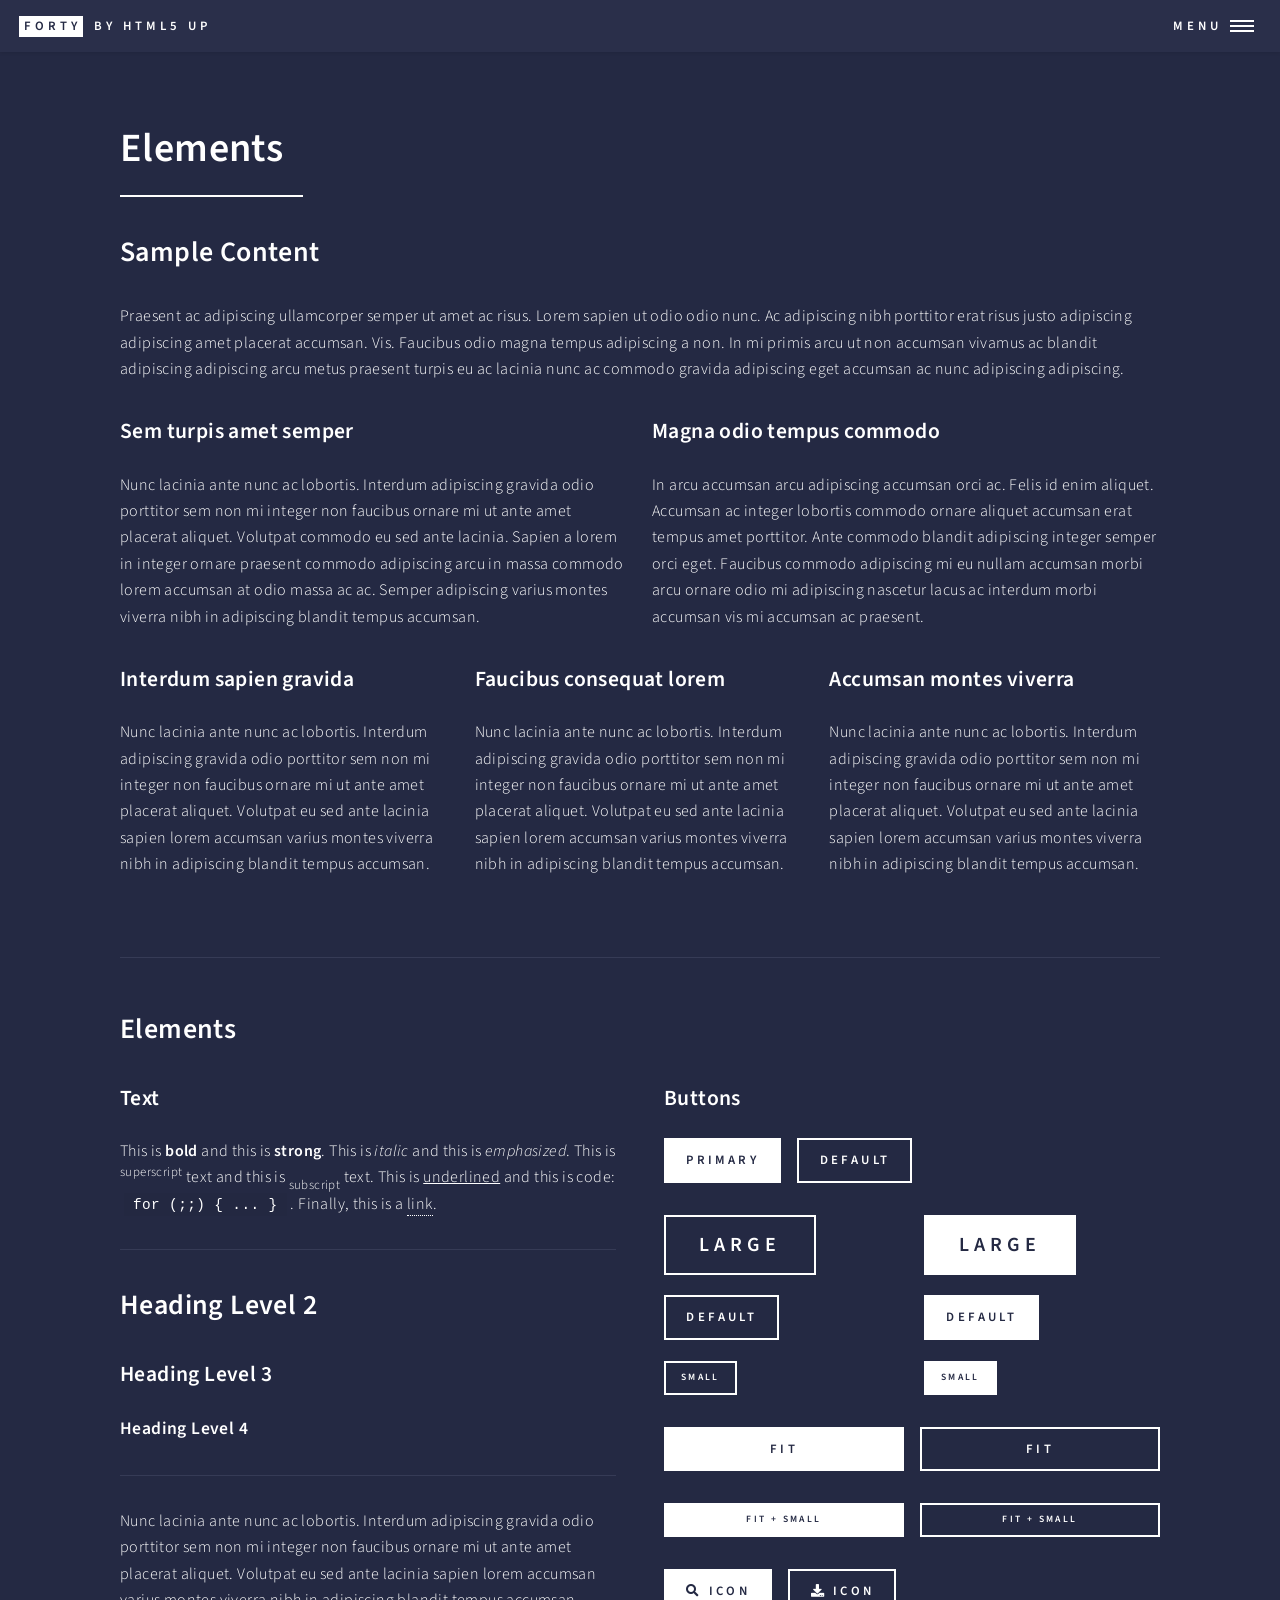
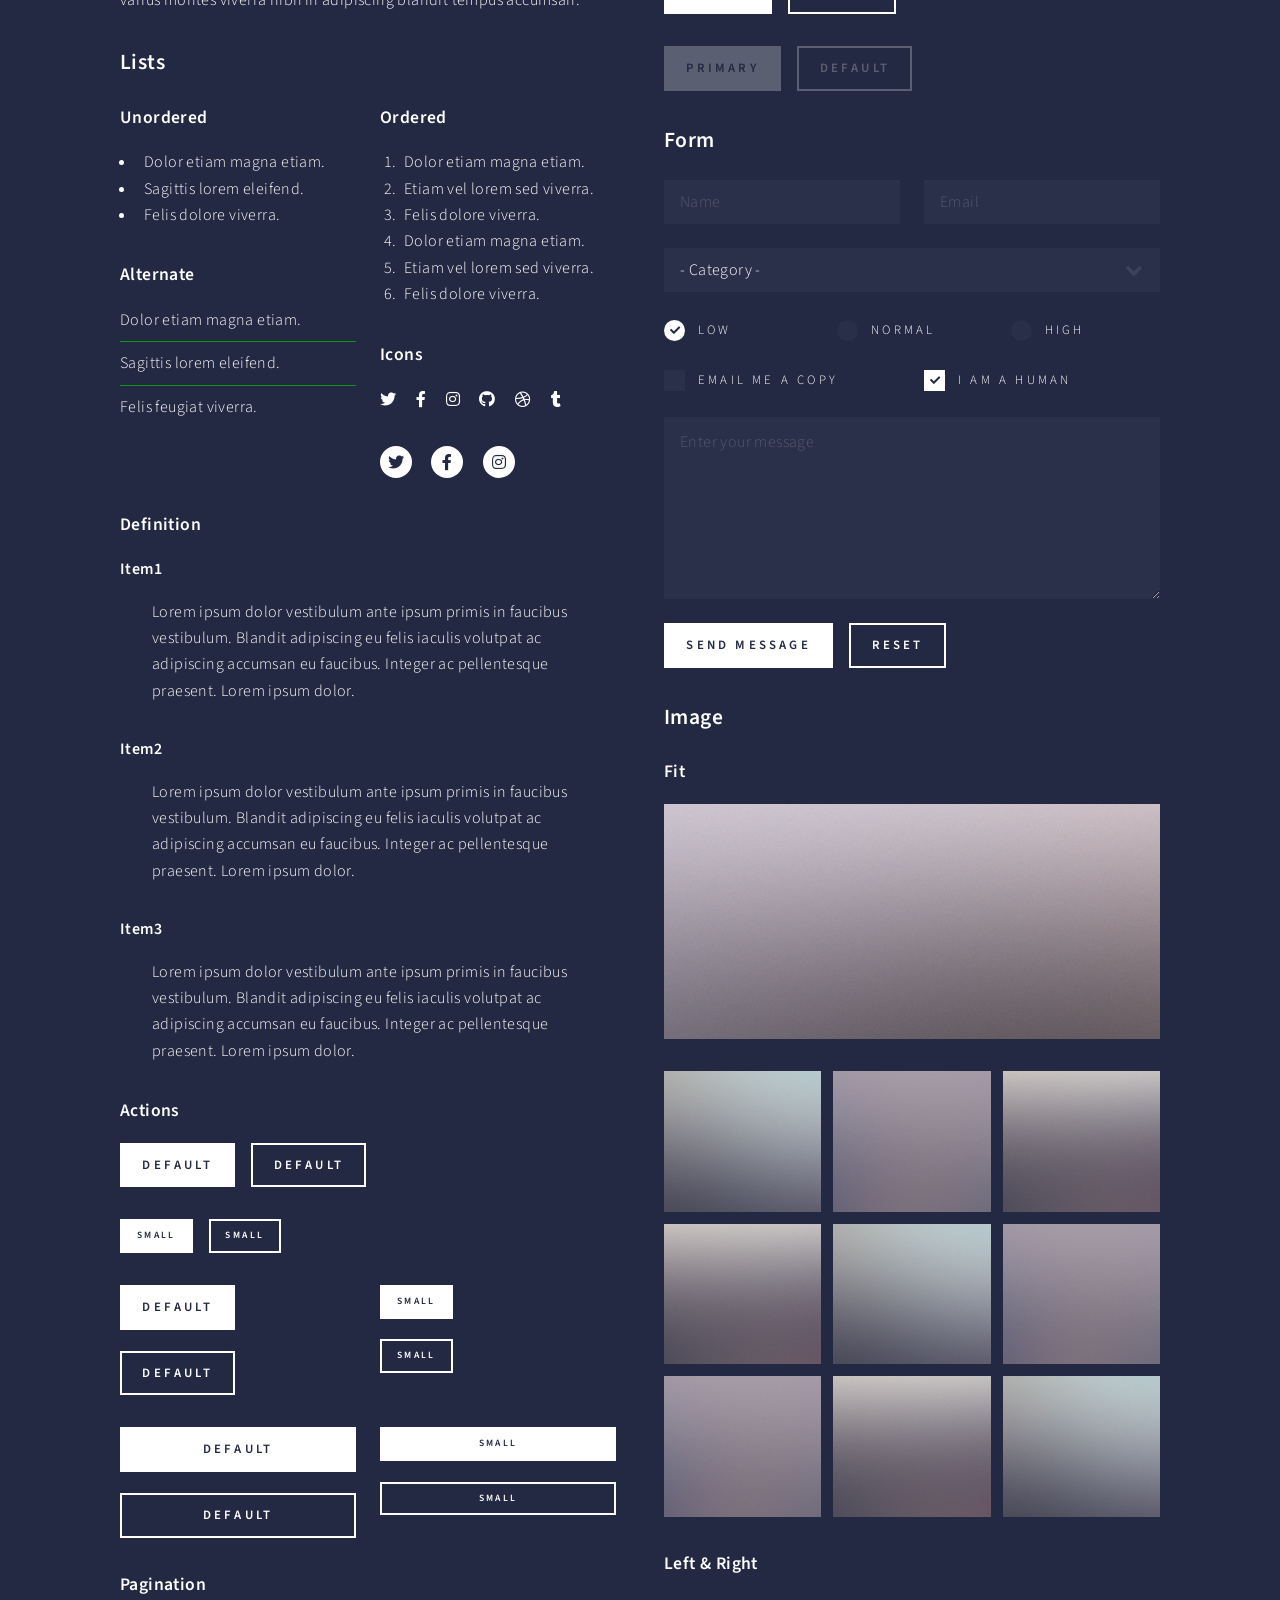
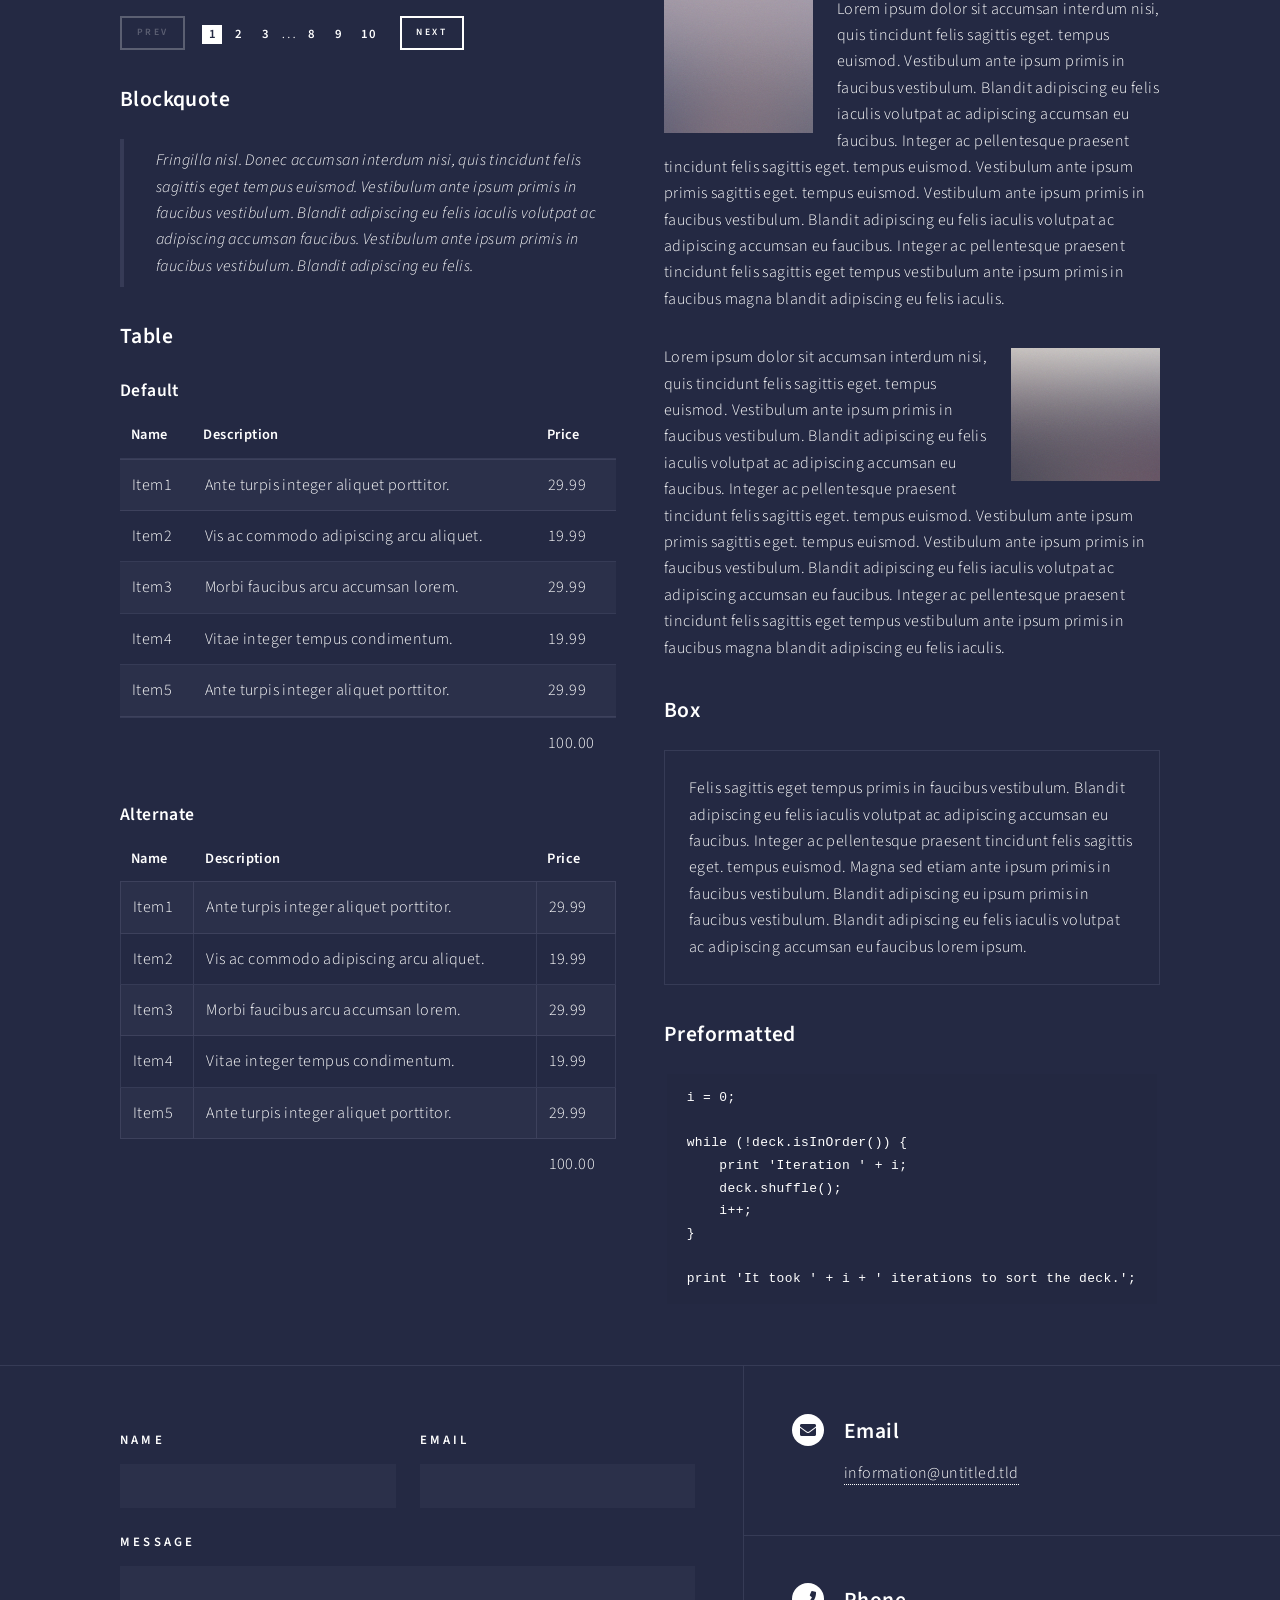
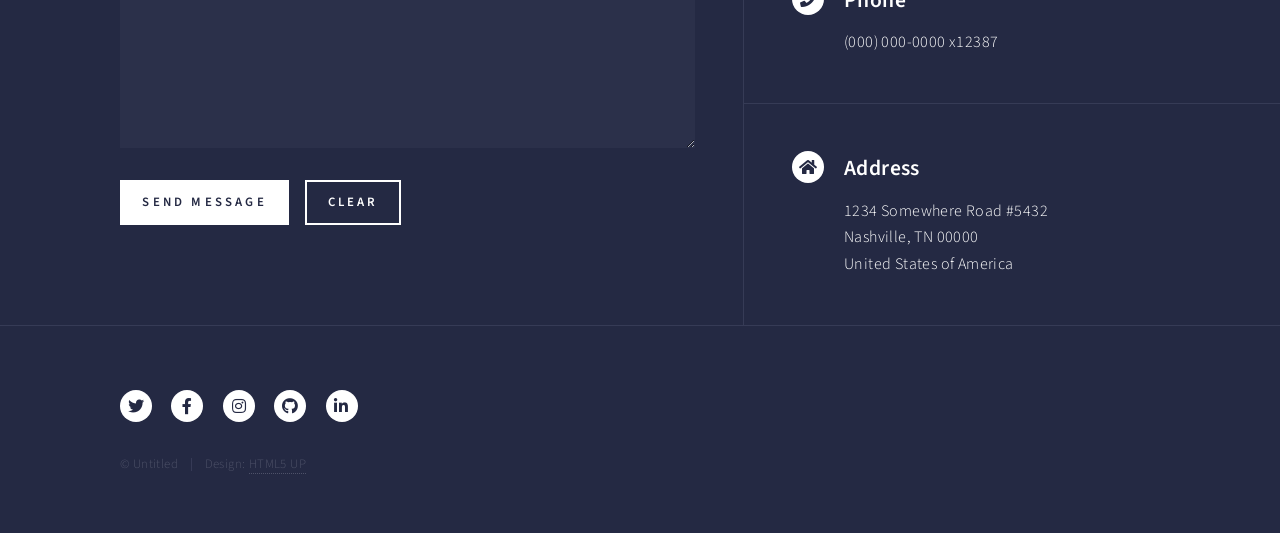
<file: elements.html>
<!DOCTYPE HTML>
<!--
	Forty by HTML5 UP
	html5up.net | @ajlkn
	Free for personal and commercial use under the CCA 3.0 license (html5up.net/license)
-->
<html>
	<head>
		<title>Elements - Forty by HTML5 UP</title>
		<meta charset="utf-8" />
		<meta name="viewport" content="width=device-width, initial-scale=1, user-scalable=no" />
		<link rel="stylesheet" href="assets/css/main.css" />
		<noscript><link rel="stylesheet" href="assets/css/noscript.css" /></noscript>
	</head>
	<body class="is-preload">

		<!-- Wrapper -->
			<div id="wrapper">

				<!-- Header -->
					<header id="header">
						<a href="index.html" class="logo"><strong>Forty</strong> <span>by HTML5 UP</span></a>
						<nav>
							<a href="#menu">Menu</a>
						</nav>
					</header>

				<!-- Menu -->
					<nav id="menu">
						<ul class="links">
							<li><a href="index.html">Home</a></li>
							<li><a href="landing.html">Landing</a></li>
							<li><a href="generic.html">Generic</a></li>
							<li><a href="elements.html">Elements</a></li>
						</ul>
						<ul class="actions stacked">
							<li><a href="#" class="button primary fit">Get Started</a></li>
							<li><a href="#" class="button fit">Log In</a></li>
						</ul>
					</nav>

				<!-- Main -->
					<div id="main" class="alt">

						<!-- One -->
							<section id="one">
								<div class="inner">
									<header class="major">
										<h1>Elements</h1>
									</header>

									<!-- Content -->
										<h2 id="content">Sample Content</h2>
										<p>Praesent ac adipiscing ullamcorper semper ut amet ac risus. Lorem sapien ut odio odio nunc. Ac adipiscing nibh porttitor erat risus justo adipiscing adipiscing amet placerat accumsan. Vis. Faucibus odio magna tempus adipiscing a non. In mi primis arcu ut non accumsan vivamus ac blandit adipiscing adipiscing arcu metus praesent turpis eu ac lacinia nunc ac commodo gravida adipiscing eget accumsan ac nunc adipiscing adipiscing.</p>
										<div class="row">
											<div class="col-6 col-12-small">
												<h3>Sem turpis amet semper</h3>
												<p>Nunc lacinia ante nunc ac lobortis. Interdum adipiscing gravida odio porttitor sem non mi integer non faucibus ornare mi ut ante amet placerat aliquet. Volutpat commodo eu sed ante lacinia. Sapien a lorem in integer ornare praesent commodo adipiscing arcu in massa commodo lorem accumsan at odio massa ac ac. Semper adipiscing varius montes viverra nibh in adipiscing blandit tempus accumsan.</p>
											</div>
											<div class="col-6 col-12-small">
												<h3>Magna odio tempus commodo</h3>
												<p>In arcu accumsan arcu adipiscing accumsan orci ac. Felis id enim aliquet. Accumsan ac integer lobortis commodo ornare aliquet accumsan erat tempus amet porttitor. Ante commodo blandit adipiscing integer semper orci eget. Faucibus commodo adipiscing mi eu nullam accumsan morbi arcu ornare odio mi adipiscing nascetur lacus ac interdum morbi accumsan vis mi accumsan ac praesent.</p>
											</div>
											<!-- Break -->
											<div class="col-4 col-12-medium">
												<h3>Interdum sapien gravida</h3>
												<p>Nunc lacinia ante nunc ac lobortis. Interdum adipiscing gravida odio porttitor sem non mi integer non faucibus ornare mi ut ante amet placerat aliquet. Volutpat eu sed ante lacinia sapien lorem accumsan varius montes viverra nibh in adipiscing blandit tempus accumsan.</p>
											</div>
											<div class="col-4 col-12-medium">
												<h3>Faucibus consequat lorem</h3>
												<p>Nunc lacinia ante nunc ac lobortis. Interdum adipiscing gravida odio porttitor sem non mi integer non faucibus ornare mi ut ante amet placerat aliquet. Volutpat eu sed ante lacinia sapien lorem accumsan varius montes viverra nibh in adipiscing blandit tempus accumsan.</p>
											</div>
											<div class="col-4 col-12-medium">
												<h3>Accumsan montes viverra</h3>
												<p>Nunc lacinia ante nunc ac lobortis. Interdum adipiscing gravida odio porttitor sem non mi integer non faucibus ornare mi ut ante amet placerat aliquet. Volutpat eu sed ante lacinia sapien lorem accumsan varius montes viverra nibh in adipiscing blandit tempus accumsan.</p>
											</div>
										</div>

									<hr class="major" />

									<!-- Elements -->
										<h2 id="elements">Elements</h2>
										<div class="row gtr-200">
											<div class="col-6 col-12-medium">

												<!-- Text stuff -->
													<h3>Text</h3>
													<p>This is <b>bold</b> and this is <strong>strong</strong>. This is <i>italic</i> and this is <em>emphasized</em>.
													This is <sup>superscript</sup> text and this is <sub>subscript</sub> text.
													This is <u>underlined</u> and this is code: <code>for (;;) { ... }</code>.
													Finally, this is a <a href="#">link</a>.</p>
													<hr />
													<h2>Heading Level 2</h2>
													<h3>Heading Level 3</h3>
													<h4>Heading Level 4</h4>
													<hr />
													<p>Nunc lacinia ante nunc ac lobortis. Interdum adipiscing gravida odio porttitor sem non mi integer non faucibus ornare mi ut ante amet placerat aliquet. Volutpat eu sed ante lacinia sapien lorem accumsan varius montes viverra nibh in adipiscing blandit tempus accumsan.</p>

												<!-- Lists -->
													<h3>Lists</h3>
													<div class="row">
														<div class="col-6 col-12-small">

															<h4>Unordered</h4>
															<ul>
																<li>Dolor etiam magna etiam.</li>
																<li>Sagittis lorem eleifend.</li>
																<li>Felis dolore viverra.</li>
															</ul>

															<h4>Alternate</h4>
															<ul class="alt">
																<li>Dolor etiam magna etiam.</li>
																<li>Sagittis lorem eleifend.</li>
																<li>Felis feugiat viverra.</li>
															</ul>

														</div>
														<div class="col-6 col-12-small">

															<h4>Ordered</h4>
															<ol>
																<li>Dolor etiam magna etiam.</li>
																<li>Etiam vel lorem sed viverra.</li>
																<li>Felis dolore viverra.</li>
																<li>Dolor etiam magna etiam.</li>
																<li>Etiam vel lorem sed viverra.</li>
																<li>Felis dolore viverra.</li>
															</ol>

															<h4>Icons</h4>
															<ul class="icons">
																<li><a href="#" class="icon brands fa-twitter"><span class="label">Twitter</span></a></li>
																<li><a href="#" class="icon brands fa-facebook-f"><span class="label">Facebook</span></a></li>
																<li><a href="#" class="icon brands fa-instagram"><span class="label">Instagram</span></a></li>
																<li><a href="#" class="icon brands fa-github"><span class="label">Github</span></a></li>
																<li><a href="#" class="icon brands fa-dribbble"><span class="label">Dribbble</span></a></li>
																<li><a href="#" class="icon brands fa-tumblr"><span class="label">Tumblr</span></a></li>
															</ul>
															<ul class="icons">
																<li><a href="#" class="icon brands alt fa-twitter"><span class="label">Twitter</span></a></li>
																<li><a href="#" class="icon brands alt fa-facebook-f"><span class="label">Facebook</span></a></li>
																<li><a href="#" class="icon brands alt fa-instagram"><span class="label">Instagram</span></a></li>
															</ul>

														</div>
													</div>
													<h4>Definition</h4>
													<dl>
														<dt>Item1</dt>
														<dd>
															<p>Lorem ipsum dolor vestibulum ante ipsum primis in faucibus vestibulum. Blandit adipiscing eu felis iaculis volutpat ac adipiscing accumsan eu faucibus. Integer ac pellentesque praesent. Lorem ipsum dolor.</p>
														</dd>
														<dt>Item2</dt>
														<dd>
															<p>Lorem ipsum dolor vestibulum ante ipsum primis in faucibus vestibulum. Blandit adipiscing eu felis iaculis volutpat ac adipiscing accumsan eu faucibus. Integer ac pellentesque praesent. Lorem ipsum dolor.</p>
														</dd>
														<dt>Item3</dt>
														<dd>
															<p>Lorem ipsum dolor vestibulum ante ipsum primis in faucibus vestibulum. Blandit adipiscing eu felis iaculis volutpat ac adipiscing accumsan eu faucibus. Integer ac pellentesque praesent. Lorem ipsum dolor.</p>
														</dd>
													</dl>

													<h4>Actions</h4>
													<ul class="actions">
														<li><a href="#" class="button primary">Default</a></li>
														<li><a href="#" class="button">Default</a></li>
													</ul>
													<ul class="actions small">
														<li><a href="#" class="button primary small">Small</a></li>
														<li><a href="#" class="button small">Small</a></li>
													</ul>
													<div class="row">
														<div class="col-6 col-12-small">
															<ul class="actions stacked">
																<li><a href="#" class="button primary">Default</a></li>
																<li><a href="#" class="button">Default</a></li>
															</ul>
														</div>
														<div class="col-6 col-12-small">
															<ul class="actions stacked">
																<li><a href="#" class="button primary small">Small</a></li>
																<li><a href="#" class="button small">Small</a></li>
															</ul>
														</div>
														<div class="col-6 col-12-small">
															<ul class="actions stacked">
																<li><a href="#" class="button primary fit">Default</a></li>
																<li><a href="#" class="button fit">Default</a></li>
															</ul>
														</div>
														<div class="col-6 col-12-small">
															<ul class="actions stacked">
																<li><a href="#" class="button primary small fit">Small</a></li>
																<li><a href="#" class="button small fit">Small</a></li>
															</ul>
														</div>
													</div>

													<h4>Pagination</h4>
													<ul class="pagination">
														<li><span class="button small disabled">Prev</span></li>
														<li><a href="#" class="page active">1</a></li>
														<li><a href="#" class="page">2</a></li>
														<li><a href="#" class="page">3</a></li>
														<li><span>&hellip;</span></li>
														<li><a href="#" class="page">8</a></li>
														<li><a href="#" class="page">9</a></li>
														<li><a href="#" class="page">10</a></li>
														<li><a href="#" class="button small">Next</a></li>
													</ul>

												<!-- Blockquote -->
													<h3>Blockquote</h3>
													<blockquote>Fringilla nisl. Donec accumsan interdum nisi, quis tincidunt felis sagittis eget tempus euismod. Vestibulum ante ipsum primis in faucibus vestibulum. Blandit adipiscing eu felis iaculis volutpat ac adipiscing accumsan faucibus. Vestibulum ante ipsum primis in faucibus vestibulum. Blandit adipiscing eu felis.</blockquote>

												<!-- Table -->
													<h3>Table</h3>

													<h4>Default</h4>
													<div class="table-wrapper">
														<table>
															<thead>
																<tr>
																	<th>Name</th>
																	<th>Description</th>
																	<th>Price</th>
																</tr>
															</thead>
															<tbody>
																<tr>
																	<td>Item1</td>
																	<td>Ante turpis integer aliquet porttitor.</td>
																	<td>29.99</td>
																</tr>
																<tr>
																	<td>Item2</td>
																	<td>Vis ac commodo adipiscing arcu aliquet.</td>
																	<td>19.99</td>
																</tr>
																<tr>
																	<td>Item3</td>
																	<td> Morbi faucibus arcu accumsan lorem.</td>
																	<td>29.99</td>
																</tr>
																<tr>
																	<td>Item4</td>
																	<td>Vitae integer tempus condimentum.</td>
																	<td>19.99</td>
																</tr>
																<tr>
																	<td>Item5</td>
																	<td>Ante turpis integer aliquet porttitor.</td>
																	<td>29.99</td>
																</tr>
															</tbody>
															<tfoot>
																<tr>
																	<td colspan="2"></td>
																	<td>100.00</td>
																</tr>
															</tfoot>
														</table>
													</div>

													<h4>Alternate</h4>
													<div class="table-wrapper">
														<table class="alt">
															<thead>
																<tr>
																	<th>Name</th>
																	<th>Description</th>
																	<th>Price</th>
																</tr>
															</thead>
															<tbody>
																<tr>
																	<td>Item1</td>
																	<td>Ante turpis integer aliquet porttitor.</td>
																	<td>29.99</td>
																</tr>
																<tr>
																	<td>Item2</td>
																	<td>Vis ac commodo adipiscing arcu aliquet.</td>
																	<td>19.99</td>
																</tr>
																<tr>
																	<td>Item3</td>
																	<td> Morbi faucibus arcu accumsan lorem.</td>
																	<td>29.99</td>
																</tr>
																<tr>
																	<td>Item4</td>
																	<td>Vitae integer tempus condimentum.</td>
																	<td>19.99</td>
																</tr>
																<tr>
																	<td>Item5</td>
																	<td>Ante turpis integer aliquet porttitor.</td>
																	<td>29.99</td>
																</tr>
															</tbody>
															<tfoot>
																<tr>
																	<td colspan="2"></td>
																	<td>100.00</td>
																</tr>
															</tfoot>
														</table>
													</div>

											</div>
											<div class="col-6 col-12-medium">

												<!-- Buttons -->
													<h3>Buttons</h3>
													<ul class="actions">
														<li><a href="#" class="button primary">Primary</a></li>
														<li><a href="#" class="button">Default</a></li>
													</ul>
													<div class="row">
														<div class="col-6 col-12-xsmall">
															<ul class="actions stacked">
																<li><a href="#" class="button large">Large</a></li>
																<li><a href="#" class="button">Default</a></li>
																<li><a href="#" class="button small">Small</a></li>
															</ul>
														</div>
														<div class="col-6 col-12-xsmall">
															<ul class="actions stacked">
																<li><a href="#" class="button primary large">Large</a></li>
																<li><a href="#" class="button primary">Default</a></li>
																<li><a href="#" class="button primary small">Small</a></li>
															</ul>
														</div>
													</div>
													<ul class="actions fit">
														<li><a href="#" class="button primary fit">Fit</a></li>
														<li><a href="#" class="button fit">Fit</a></li>
													</ul>
													<ul class="actions fit small">
														<li><a href="#" class="button primary fit small">Fit + Small</a></li>
														<li><a href="#" class="button fit small">Fit + Small</a></li>
													</ul>
													<ul class="actions">
														<li><a href="#" class="button primary icon solid fa-search">Icon</a></li>
														<li><a href="#" class="button icon solid fa-download">Icon</a></li>
													</ul>
													<ul class="actions">
														<li><span class="button primary disabled">Primary</span></li>
														<li><span class="button disabled">Default</span></li>
													</ul>

												<!-- Form -->
													<h3>Form</h3>

													<form method="post" action="#">
														<div class="row gtr-uniform">
															<div class="col-6 col-12-xsmall">
																<input type="text" name="demo-name" id="demo-name" value="" placeholder="Name" />
															</div>
															<div class="col-6 col-12-xsmall">
																<input type="email" name="demo-email" id="demo-email" value="" placeholder="Email" />
															</div>
															<!-- Break -->
															<div class="col-12">
																<select name="demo-category" id="demo-category">
																	<option value="">- Category -</option>
																	<option value="1">Manufacturing</option>
																	<option value="1">Shipping</option>
																	<option value="1">Administration</option>
																	<option value="1">Human Resources</option>
																</select>
															</div>
															<!-- Break -->
															<div class="col-4 col-12-small">
																<input type="radio" id="demo-priority-low" name="demo-priority" checked>
																<label for="demo-priority-low">Low</label>
															</div>
															<div class="col-4 col-12-small">
																<input type="radio" id="demo-priority-normal" name="demo-priority">
																<label for="demo-priority-normal">Normal</label>
															</div>
															<div class="col-4 col-12-small">
																<input type="radio" id="demo-priority-high" name="demo-priority">
																<label for="demo-priority-high">High</label>
															</div>
															<!-- Break -->
															<div class="col-6 col-12-small">
																<input type="checkbox" id="demo-copy" name="demo-copy">
																<label for="demo-copy">Email me a copy</label>
															</div>
															<div class="col-6 col-12-small">
																<input type="checkbox" id="demo-human" name="demo-human" checked>
																<label for="demo-human">I am a human</label>
															</div>
															<!-- Break -->
															<div class="col-12">
																<textarea name="demo-message" id="demo-message" placeholder="Enter your message" rows="6"></textarea>
															</div>
															<!-- Break -->
															<div class="col-12">
																<ul class="actions">
																	<li><input type="submit" value="Send Message" class="primary" /></li>
																	<li><input type="reset" value="Reset" /></li>
																</ul>
															</div>
														</div>
													</form>

												<!-- Image -->
													<h3>Image</h3>

													<h4>Fit</h4>
													<span class="image fit"><img src="images/pic03.jpg" alt="" /></span>
													<div class="box alt">
														<div class="row gtr-50 gtr-uniform">
															<div class="col-4"><span class="image fit"><img src="images/pic08.jpg" alt="" /></span></div>
															<div class="col-4"><span class="image fit"><img src="images/pic09.jpg" alt="" /></span></div>
															<div class="col-4"><span class="image fit"><img src="images/pic10.jpg" alt="" /></span></div>
															<!-- Break -->
															<div class="col-4"><span class="image fit"><img src="images/pic10.jpg" alt="" /></span></div>
															<div class="col-4"><span class="image fit"><img src="images/pic08.jpg" alt="" /></span></div>
															<div class="col-4"><span class="image fit"><img src="images/pic09.jpg" alt="" /></span></div>
															<!-- Break -->
															<div class="col-4"><span class="image fit"><img src="images/pic09.jpg" alt="" /></span></div>
															<div class="col-4"><span class="image fit"><img src="images/pic10.jpg" alt="" /></span></div>
															<div class="col-4"><span class="image fit"><img src="images/pic08.jpg" alt="" /></span></div>
														</div>
													</div>

													<h4>Left &amp; Right</h4>
													<p><span class="image left"><img src="images/pic09.jpg" alt="" /></span>Lorem ipsum dolor sit accumsan interdum nisi, quis tincidunt felis sagittis eget. tempus euismod. Vestibulum ante ipsum primis in faucibus vestibulum. Blandit adipiscing eu felis iaculis volutpat ac adipiscing accumsan eu faucibus. Integer ac pellentesque praesent tincidunt felis sagittis eget. tempus euismod. Vestibulum ante ipsum primis sagittis eget. tempus euismod. Vestibulum ante ipsum primis in faucibus vestibulum. Blandit adipiscing eu felis iaculis volutpat ac adipiscing accumsan eu faucibus. Integer ac pellentesque praesent tincidunt felis sagittis eget tempus vestibulum ante ipsum primis in faucibus magna blandit adipiscing eu felis iaculis.</p>
													<p><span class="image right"><img src="images/pic10.jpg" alt="" /></span>Lorem ipsum dolor sit accumsan interdum nisi, quis tincidunt felis sagittis eget. tempus euismod. Vestibulum ante ipsum primis in faucibus vestibulum. Blandit adipiscing eu felis iaculis volutpat ac adipiscing accumsan eu faucibus. Integer ac pellentesque praesent tincidunt felis sagittis eget. tempus euismod. Vestibulum ante ipsum primis sagittis eget. tempus euismod. Vestibulum ante ipsum primis in faucibus vestibulum. Blandit adipiscing eu felis iaculis volutpat ac adipiscing accumsan eu faucibus. Integer ac pellentesque praesent tincidunt felis sagittis eget tempus vestibulum ante ipsum primis in faucibus magna blandit adipiscing eu felis iaculis.</p>

												<!-- Box -->
													<h3>Box</h3>
													<div class="box">
														<p>Felis sagittis eget tempus primis in faucibus vestibulum. Blandit adipiscing eu felis iaculis volutpat ac adipiscing accumsan eu faucibus. Integer ac pellentesque praesent tincidunt felis sagittis eget. tempus euismod. Magna sed etiam ante ipsum primis in faucibus vestibulum. Blandit adipiscing eu ipsum primis in faucibus vestibulum. Blandit adipiscing eu felis iaculis volutpat ac adipiscing accumsan eu faucibus lorem ipsum.</p>
													</div>

												<!-- Preformatted Code -->
													<h3>Preformatted</h3>
													<pre><code>i = 0;

while (!deck.isInOrder()) {
    print 'Iteration ' + i;
    deck.shuffle();
    i++;
}

print 'It took ' + i + ' iterations to sort the deck.';
</code></pre>

											</div>
										</div>

								</div>
							</section>

					</div>

				<!-- Contact -->
					<section id="contact">
						<div class="inner">
							<section>
								<form method="post" action="#">
									<div class="fields">
										<div class="field half">
											<label for="name">Name</label>
											<input type="text" name="name" id="name" />
										</div>
										<div class="field half">
											<label for="email">Email</label>
											<input type="text" name="email" id="email" />
										</div>
										<div class="field">
											<label for="message">Message</label>
											<textarea name="message" id="message" rows="6"></textarea>
										</div>
									</div>
									<ul class="actions">
										<li><input type="submit" value="Send Message" class="primary" /></li>
										<li><input type="reset" value="Clear" /></li>
									</ul>
								</form>
							</section>
							<section class="split">
								<section>
									<div class="contact-method">
										<span class="icon solid alt fa-envelope"></span>
										<h3>Email</h3>
										<a href="#">information@untitled.tld</a>
									</div>
								</section>
								<section>
									<div class="contact-method">
										<span class="icon solid alt fa-phone"></span>
										<h3>Phone</h3>
										<span>(000) 000-0000 x12387</span>
									</div>
								</section>
								<section>
									<div class="contact-method">
										<span class="icon solid alt fa-home"></span>
										<h3>Address</h3>
										<span>1234 Somewhere Road #5432<br />
										Nashville, TN 00000<br />
										United States of America</span>
									</div>
								</section>
							</section>
						</div>
					</section>

				<!-- Footer -->
					<footer id="footer">
						<div class="inner">
							<ul class="icons">
								<li><a href="#" class="icon brands alt fa-twitter"><span class="label">Twitter</span></a></li>
								<li><a href="#" class="icon brands alt fa-facebook-f"><span class="label">Facebook</span></a></li>
								<li><a href="#" class="icon brands alt fa-instagram"><span class="label">Instagram</span></a></li>
								<li><a href="#" class="icon brands alt fa-github"><span class="label">GitHub</span></a></li>
								<li><a href="#" class="icon brands alt fa-linkedin-in"><span class="label">LinkedIn</span></a></li>
							</ul>
							<ul class="copyright">
								<li>&copy; Untitled</li><li>Design: <a href="https://html5up.net">HTML5 UP</a></li>
							</ul>
						</div>
					</footer>

			</div>

		<!-- Scripts -->
			<script src="assets/js/jquery.min.js"></script>
			<script src="assets/js/jquery.scrolly.min.js"></script>
			<script src="assets/js/jquery.scrollex.min.js"></script>
			<script src="assets/js/browser.min.js"></script>
			<script src="assets/js/breakpoints.min.js"></script>
			<script src="assets/js/util.js"></script>
			<script src="assets/js/main.js"></script>

	</body>
</html>
</file>
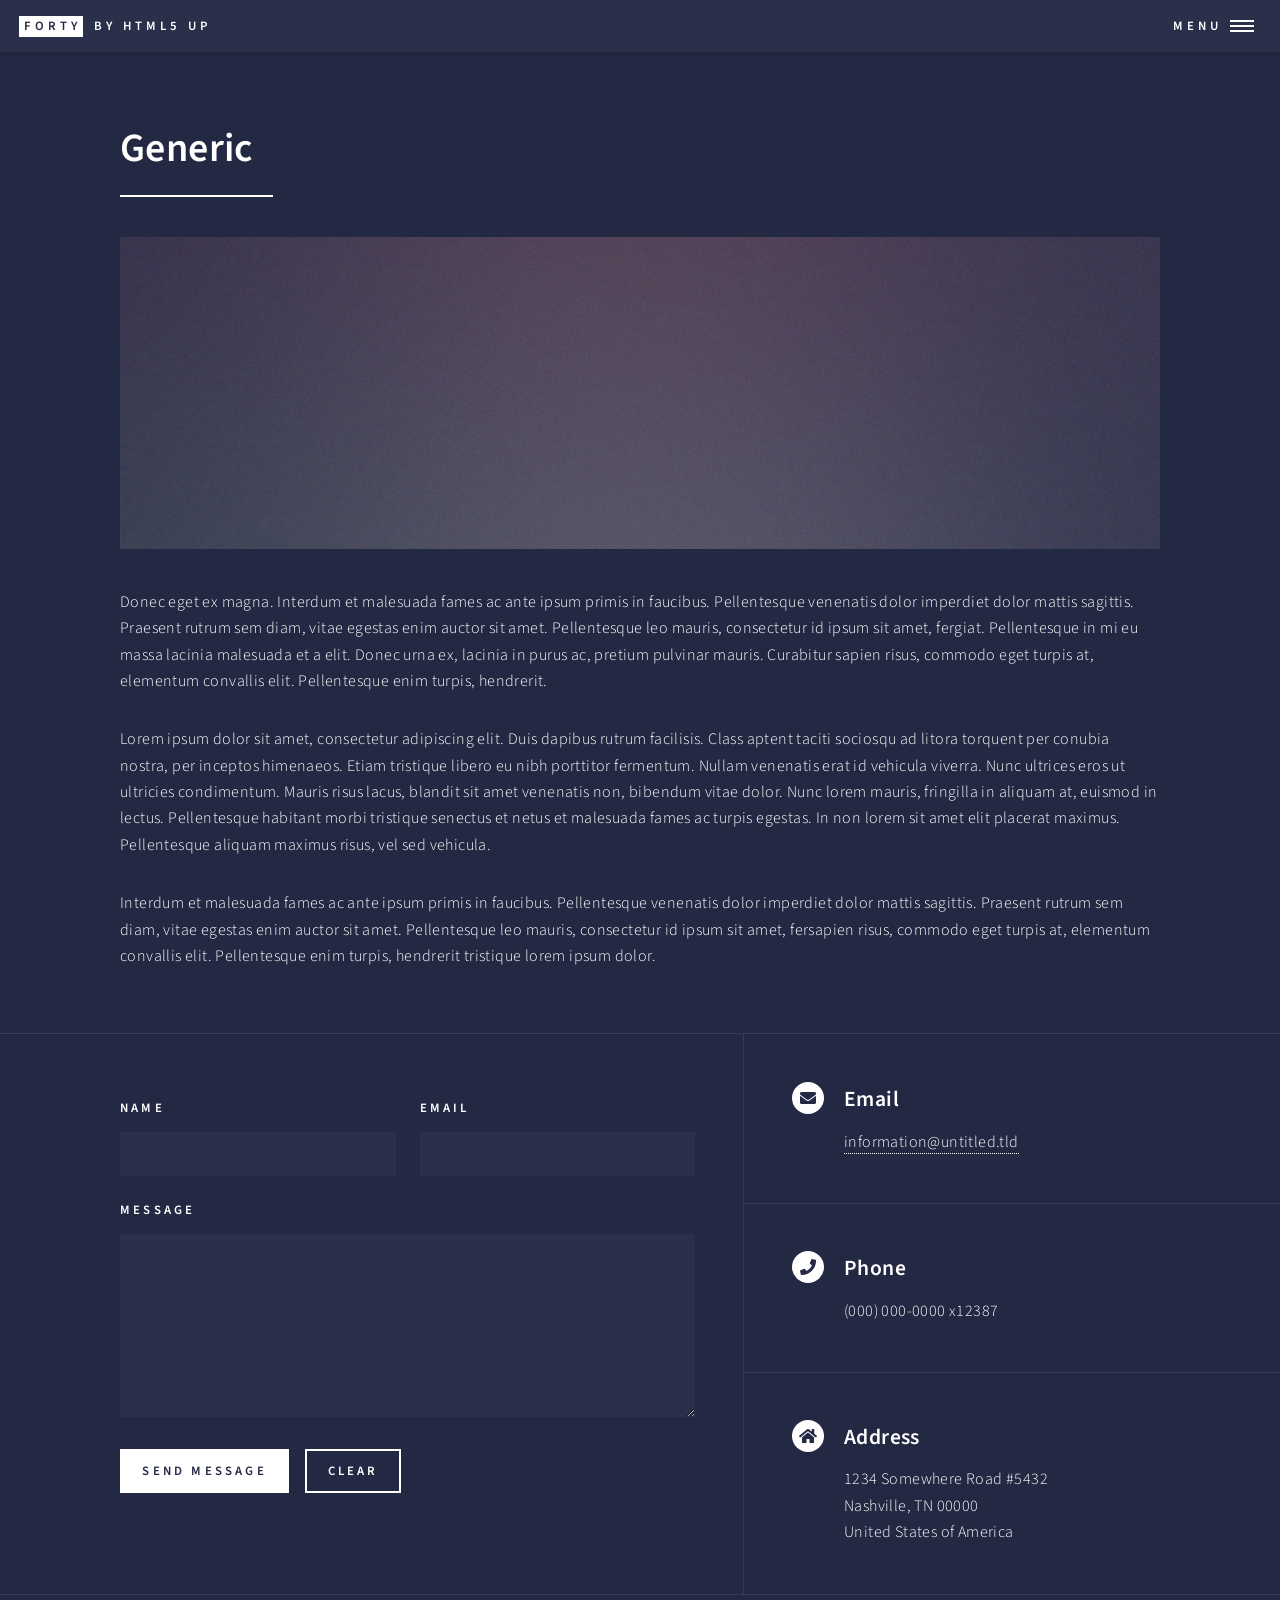
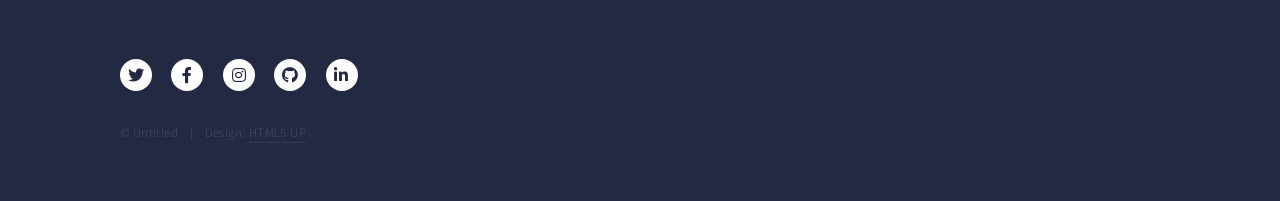
<file: generic.html>
<!DOCTYPE HTML>
<!--
	Forty by HTML5 UP
	html5up.net | @ajlkn
	Free for personal and commercial use under the CCA 3.0 license (html5up.net/license)
-->
<html>
	<head>
		<title>Generic - Forty by HTML5 UP</title>
		<meta charset="utf-8" />
		<meta name="viewport" content="width=device-width, initial-scale=1, user-scalable=no" />
		<link rel="stylesheet" href="assets/css/main.css" />
		<noscript><link rel="stylesheet" href="assets/css/noscript.css" /></noscript>
	</head>
	<body class="is-preload">

		<!-- Wrapper -->
			<div id="wrapper">

				<!-- Header -->
					<header id="header">
						<a href="index.html" class="logo"><strong>Forty</strong> <span>by HTML5 UP</span></a>
						<nav>
							<a href="#menu">Menu</a>
						</nav>
					</header>

				<!-- Menu -->
					<nav id="menu">
						<ul class="links">
							<li><a href="index.html">Home</a></li>
							<li><a href="landing.html">Landing</a></li>
							<li><a href="generic.html">Generic</a></li>
							<li><a href="elements.html">Elements</a></li>
						</ul>
						<ul class="actions stacked">
							<li><a href="#" class="button primary fit">Get Started</a></li>
							<li><a href="#" class="button fit">Log In</a></li>
						</ul>
					</nav>

				<!-- Main -->
					<div id="main" class="alt">

						<!-- One -->
							<section id="one">
								<div class="inner">
									<header class="major">
										<h1>Generic</h1>
									</header>
									<span class="image main"><img src="images/pic11.jpg" alt="" /></span>
									<p>Donec eget ex magna. Interdum et malesuada fames ac ante ipsum primis in faucibus. Pellentesque venenatis dolor imperdiet dolor mattis sagittis. Praesent rutrum sem diam, vitae egestas enim auctor sit amet. Pellentesque leo mauris, consectetur id ipsum sit amet, fergiat. Pellentesque in mi eu massa lacinia malesuada et a elit. Donec urna ex, lacinia in purus ac, pretium pulvinar mauris. Curabitur sapien risus, commodo eget turpis at, elementum convallis elit. Pellentesque enim turpis, hendrerit.</p>
									<p>Lorem ipsum dolor sit amet, consectetur adipiscing elit. Duis dapibus rutrum facilisis. Class aptent taciti sociosqu ad litora torquent per conubia nostra, per inceptos himenaeos. Etiam tristique libero eu nibh porttitor fermentum. Nullam venenatis erat id vehicula viverra. Nunc ultrices eros ut ultricies condimentum. Mauris risus lacus, blandit sit amet venenatis non, bibendum vitae dolor. Nunc lorem mauris, fringilla in aliquam at, euismod in lectus. Pellentesque habitant morbi tristique senectus et netus et malesuada fames ac turpis egestas. In non lorem sit amet elit placerat maximus. Pellentesque aliquam maximus risus, vel sed vehicula.</p>
									<p>Interdum et malesuada fames ac ante ipsum primis in faucibus. Pellentesque venenatis dolor imperdiet dolor mattis sagittis. Praesent rutrum sem diam, vitae egestas enim auctor sit amet. Pellentesque leo mauris, consectetur id ipsum sit amet, fersapien risus, commodo eget turpis at, elementum convallis elit. Pellentesque enim turpis, hendrerit tristique lorem ipsum dolor.</p>
								</div>
							</section>

					</div>

				<!-- Contact -->
					<section id="contact">
						<div class="inner">
							<section>
								<form method="post" action="#">
									<div class="fields">
										<div class="field half">
											<label for="name">Name</label>
											<input type="text" name="name" id="name" />
										</div>
										<div class="field half">
											<label for="email">Email</label>
											<input type="text" name="email" id="email" />
										</div>
										<div class="field">
											<label for="message">Message</label>
											<textarea name="message" id="message" rows="6"></textarea>
										</div>
									</div>
									<ul class="actions">
										<li><input type="submit" value="Send Message" class="primary" /></li>
										<li><input type="reset" value="Clear" /></li>
									</ul>
								</form>
							</section>
							<section class="split">
								<section>
									<div class="contact-method">
										<span class="icon solid alt fa-envelope"></span>
										<h3>Email</h3>
										<a href="#">information@untitled.tld</a>
									</div>
								</section>
								<section>
									<div class="contact-method">
										<span class="icon solid alt fa-phone"></span>
										<h3>Phone</h3>
										<span>(000) 000-0000 x12387</span>
									</div>
								</section>
								<section>
									<div class="contact-method">
										<span class="icon solid alt fa-home"></span>
										<h3>Address</h3>
										<span>1234 Somewhere Road #5432<br />
										Nashville, TN 00000<br />
										United States of America</span>
									</div>
								</section>
							</section>
						</div>
					</section>

				<!-- Footer -->
					<footer id="footer">
						<div class="inner">
							<ul class="icons">
								<li><a href="#" class="icon brands alt fa-twitter"><span class="label">Twitter</span></a></li>
								<li><a href="#" class="icon brands alt fa-facebook-f"><span class="label">Facebook</span></a></li>
								<li><a href="#" class="icon brands alt fa-instagram"><span class="label">Instagram</span></a></li>
								<li><a href="#" class="icon brands alt fa-github"><span class="label">GitHub</span></a></li>
								<li><a href="#" class="icon brands alt fa-linkedin-in"><span class="label">LinkedIn</span></a></li>
							</ul>
							<ul class="copyright">
								<li>&copy; Untitled</li><li>Design: <a href="https://html5up.net">HTML5 UP</a></li>
							</ul>
						</div>
					</footer>

			</div>

		<!-- Scripts -->
			<script src="assets/js/jquery.min.js"></script>
			<script src="assets/js/jquery.scrolly.min.js"></script>
			<script src="assets/js/jquery.scrollex.min.js"></script>
			<script src="assets/js/browser.min.js"></script>
			<script src="assets/js/breakpoints.min.js"></script>
			<script src="assets/js/util.js"></script>
			<script src="assets/js/main.js"></script>

	</body>
</html>
</file>
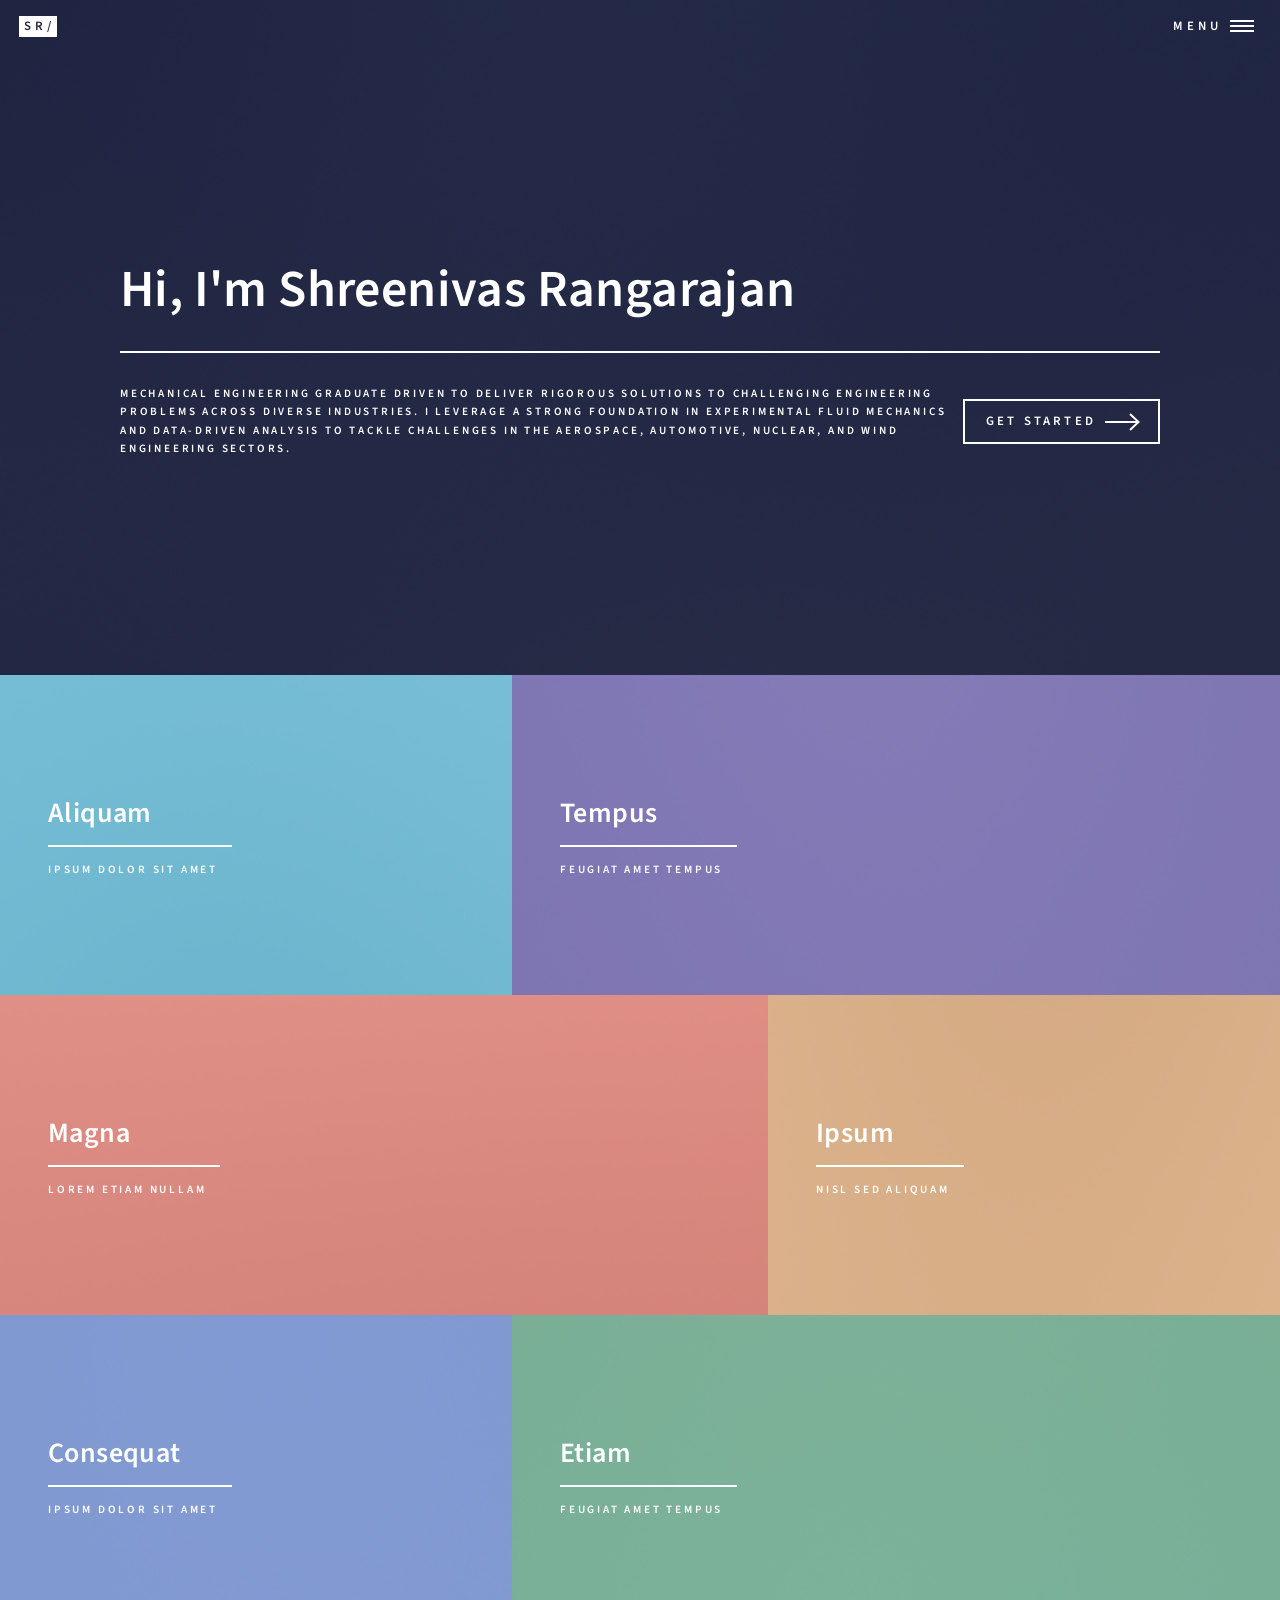
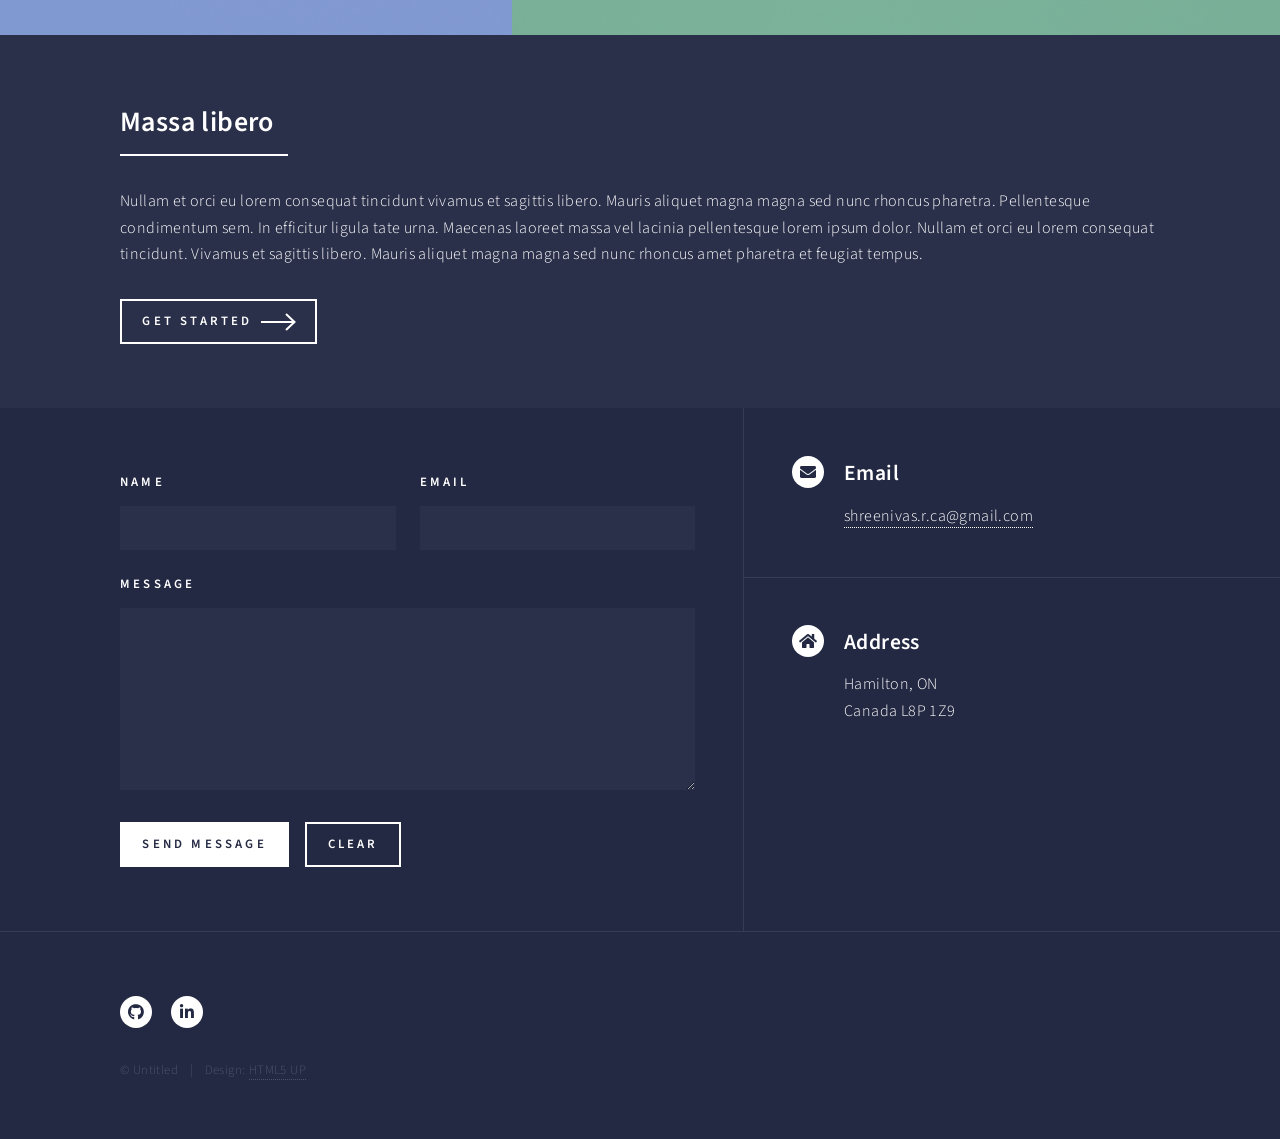
<file: index_test.html>
<!DOCTYPE HTML>
<!--
	Forty by HTML5 UP
	html5up.net | @ajlkn
	Free for personal and commercial use under the CCA 3.0 license (html5up.net/license)
-->
<html>
	<head>
		<title>Shreenivas Rangarajan</title>
		<meta charset="utf-8" />
		<meta name="viewport" content="width=device-width, initial-scale=1, user-scalable=no" />
		<link rel="stylesheet" href="assets/css/main.css" />
		<noscript><link rel="stylesheet" href="assets/css/noscript.css" /></noscript>
	</head>
	<body class="is-preload">

		<!-- Wrapper -->
			<div id="wrapper">

				<!-- Header -->
					<header id="header" class="alt">
						<a href="index.html" class="logo"><strong>SR/</strong> <span></span></a>
						<nav>
							<a href="#menu">Menu</a>
						</nav>
					</header>

				<!-- Menu -->
					<nav id="menu">
						<ul class="links">
							<li><a href="index.html">Home</a></li>
							<li><a href="landing.html">Landing</a></li>
							<li><a href="generic.html">Generic</a></li>
							<li><a href="elements.html">Elements</a></li>
						</ul>
						<ul class="actions stacked">
							<li><a href="#" class="button primary fit">Get Started</a></li>
							<li><a href="#" class="button fit">Log In</a></li>
						</ul>
					</nav>

				<!-- Banner -->
					<section id="banner" class="major">
						<div class="inner">
							<header class="major">
								<h1> Hi, I'm Shreenivas Rangarajan</h1>
							</header>
							<div class="content">
								<p>Mechanical engineering graduate driven to deliver rigorous solutions to challenging engineering problems across diverse industries. I leverage a strong foundation in experimental fluid mechanics and data-driven analysis to tackle challenges in the aerospace, automotive, nuclear, and wind engineering sectors.</p>
								<ul class="actions">
									<li><a href="#one" class="button next scrolly">Get Started</a></li>
								</ul>
							</div>
						</div>
					</section>

				<!-- Main -->
					<div id="main">

						<!-- One -->
							<section id="one" class="tiles">
								<article>
									<span class="image">
										<img src="images/pic01.jpg" alt="" />
									</span>
									<header class="major">
										<h3><a href="landing.html" class="link">Aliquam</a></h3>
										<p>Ipsum dolor sit amet</p>
									</header>
								</article>
								<article>
									<span class="image">
										<img src="images/pic02.jpg" alt="" />
									</span>
									<header class="major">
										<h3><a href="landing.html" class="link">Tempus</a></h3>
										<p>feugiat amet tempus</p>
									</header>
								</article>
								<article>
									<span class="image">
										<img src="images/pic03.jpg" alt="" />
									</span>
									<header class="major">
										<h3><a href="landing.html" class="link">Magna</a></h3>
										<p>Lorem etiam nullam</p>
									</header>
								</article>
								<article>
									<span class="image">
										<img src="images/pic04.jpg" alt="" />
									</span>
									<header class="major">
										<h3><a href="landing.html" class="link">Ipsum</a></h3>
										<p>Nisl sed aliquam</p>
									</header>
								</article>
								<article>
									<span class="image">
										<img src="images/pic05.jpg" alt="" />
									</span>
									<header class="major">
										<h3><a href="landing.html" class="link">Consequat</a></h3>
										<p>Ipsum dolor sit amet</p>
									</header>
								</article>
								<article>
									<span class="image">
										<img src="images/pic06.jpg" alt="" />
									</span>
									<header class="major">
										<h3><a href="landing.html" class="link">Etiam</a></h3>
										<p>Feugiat amet tempus</p>
									</header>
								</article>
							</section>

						<!-- Two -->
							<section id="two">
								<div class="inner">
									<header class="major">
										<h2>Massa libero</h2>
									</header>
									<p>Nullam et orci eu lorem consequat tincidunt vivamus et sagittis libero. Mauris aliquet magna magna sed nunc rhoncus pharetra. Pellentesque condimentum sem. In efficitur ligula tate urna. Maecenas laoreet massa vel lacinia pellentesque lorem ipsum dolor. Nullam et orci eu lorem consequat tincidunt. Vivamus et sagittis libero. Mauris aliquet magna magna sed nunc rhoncus amet pharetra et feugiat tempus.</p>
									<ul class="actions">
										<li><a href="landing.html" class="button next">Get Started</a></li>
									</ul>
								</div>
							</section>

					</div>

				<!-- Contact -->
					<section id="contact">
						<div class="inner">
							<section>
								<form method="post" action="#">
									<div class="fields">
										<div class="field half">
											<label for="name">Name</label>
											<input type="text" name="name" id="name" />
										</div>
										<div class="field half">
											<label for="email">Email</label>
											<input type="text" name="email" id="email" />
										</div>
										<div class="field">
											<label for="message">Message</label>
											<textarea name="message" id="message" rows="6"></textarea>
										</div>
									</div>
									<ul class="actions">
										<li><input type="submit" value="Send Message" class="primary" /></li>
										<li><input type="reset" value="Clear" /></li>
									</ul>
								</form>
							</section>
							<section class="split">
								<section>
									<div class="contact-method">
										<span class="icon solid alt fa-envelope"></span>
										<h3>Email</h3>
										<a href="#">shreenivas.r.ca@gmail.com</a>
									</div>
								</section>
								<section>
									<div class="contact-method">
										<span class="icon solid alt fa-home"></span>
										<h3>Address</h3>
										<span>Hamilton, ON<br />
										Canada L8P 1Z9</span>
									</div>
								</section>
							</section>
						</div>
					</section>

				<!-- Footer -->
					<footer id="footer">
						<div class="inner">
							<ul class="icons">
								<li><a href="#" class="icon brands alt fa-github"><span class="label">GitHub</span></a></li>
								<li><a href="#" class="icon brands alt fa-linkedin-in"><span class="label">LinkedIn</span></a></li>
							</ul>
							<ul class="copyright">
								<li>&copy; Untitled</li><li>Design: <a href="https://html5up.net">HTML5 UP</a></li>
							</ul>
						</div>
					</footer>

			</div>

		<!-- Scripts -->
			<script src="assets/js/jquery.min.js"></script>
			<script src="assets/js/jquery.scrolly.min.js"></script>
			<script src="assets/js/jquery.scrollex.min.js"></script>
			<script src="assets/js/browser.min.js"></script>
			<script src="assets/js/breakpoints.min.js"></script>
			<script src="assets/js/util.js"></script>
			<script src="assets/js/main.js"></script>

	</body>
</html>
</file>
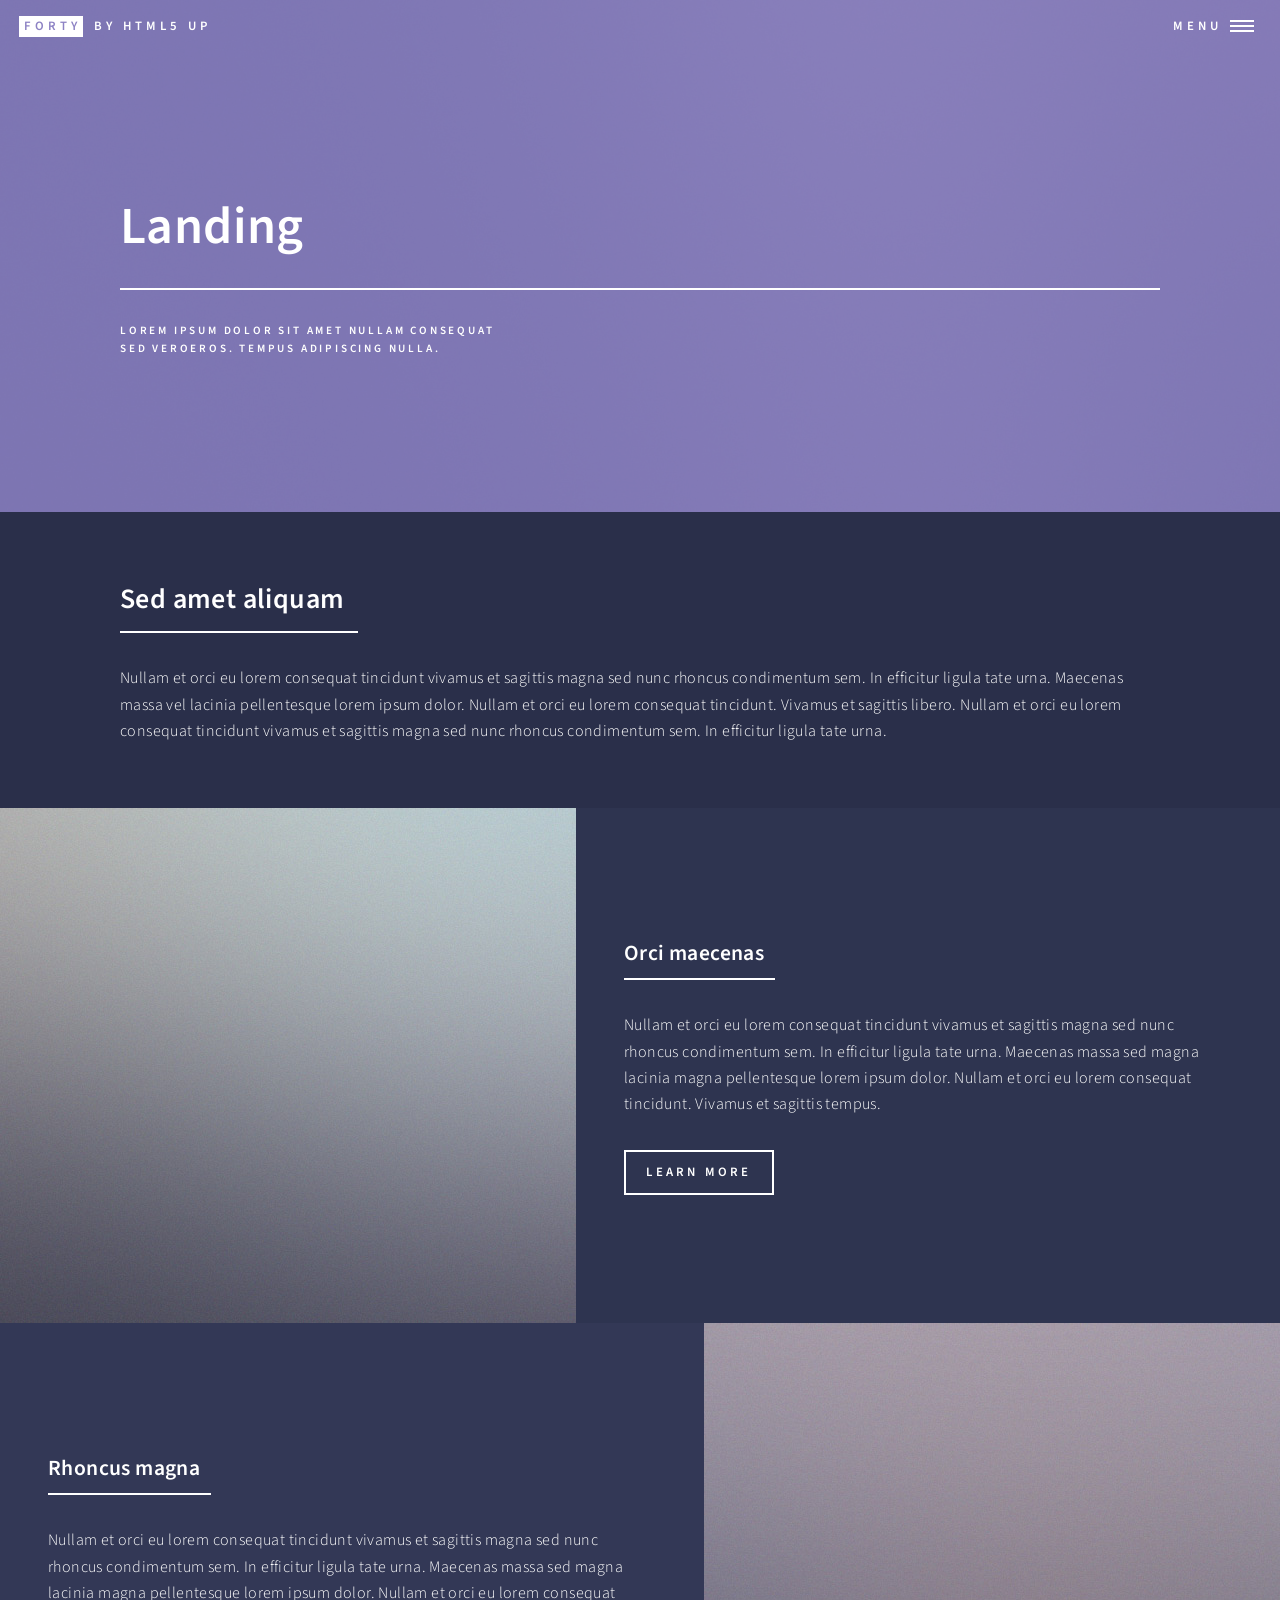
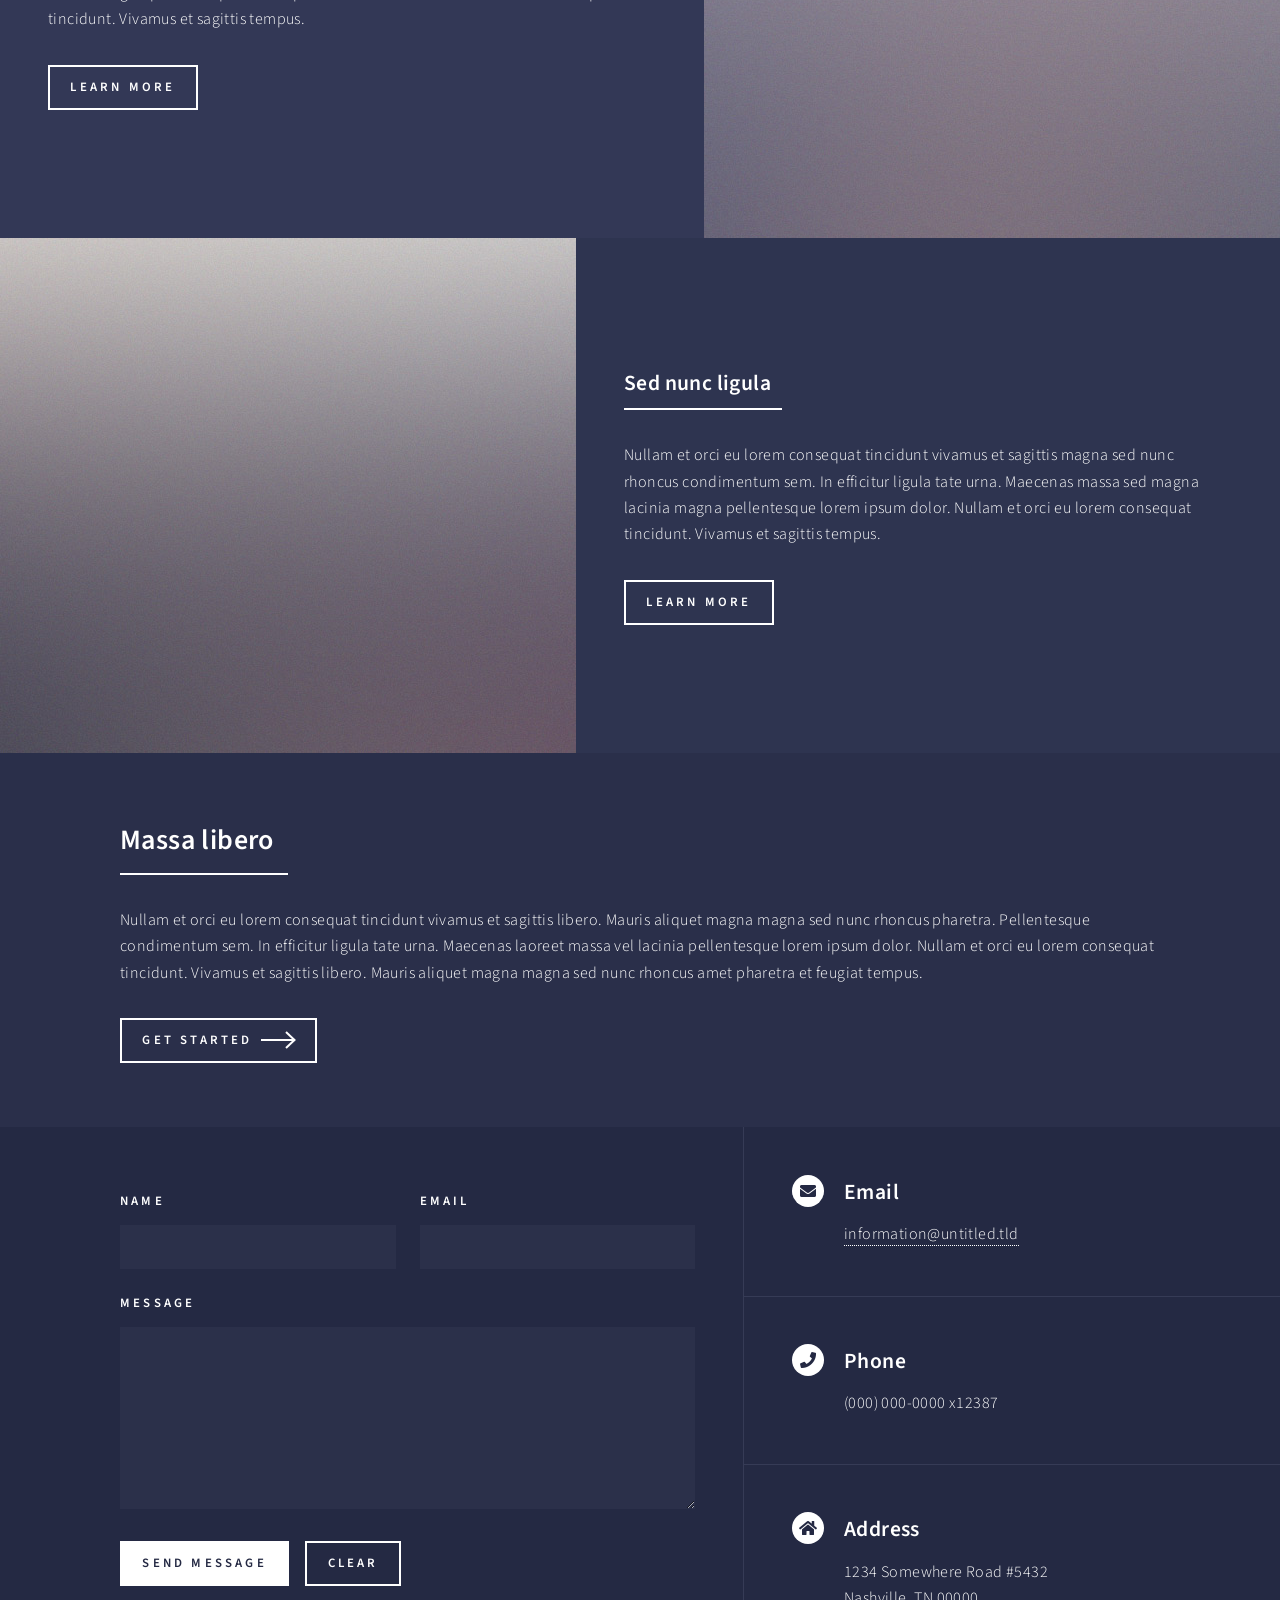
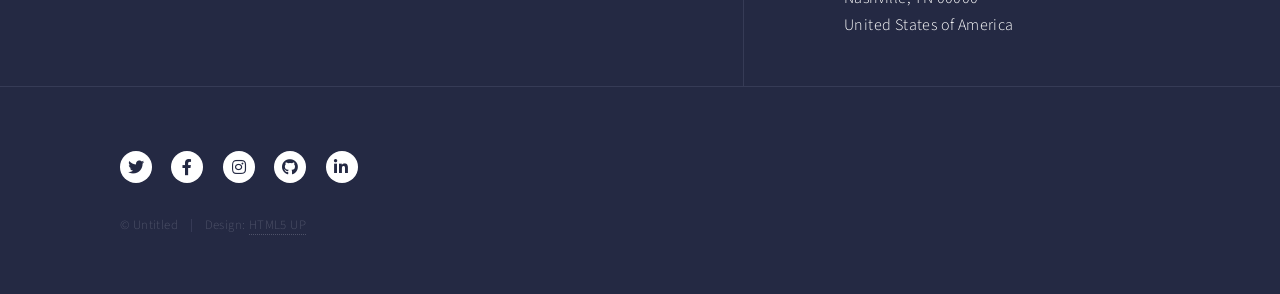
<file: landing.html>
<!DOCTYPE HTML>
<!--
	Forty by HTML5 UP
	html5up.net | @ajlkn
	Free for personal and commercial use under the CCA 3.0 license (html5up.net/license)
-->
<html>
	<head>
		<title>Landing - Forty by HTML5 UP</title>
		<meta charset="utf-8" />
		<meta name="viewport" content="width=device-width, initial-scale=1, user-scalable=no" />
		<link rel="stylesheet" href="assets/css/main.css" />
		<noscript><link rel="stylesheet" href="assets/css/noscript.css" /></noscript>
	</head>
	<body class="is-preload">

		<!-- Wrapper -->
			<div id="wrapper">

				<!-- Header -->
				<!-- Note: The "styleN" class below should match that of the banner element. -->
					<header id="header" class="alt style2">
						<a href="index.html" class="logo"><strong>Forty</strong> <span>by HTML5 UP</span></a>
						<nav>
							<a href="#menu">Menu</a>
						</nav>
					</header>

				<!-- Menu -->
					<nav id="menu">
						<ul class="links">
							<li><a href="index.html">Home</a></li>
							<li><a href="landing.html">Landing</a></li>
							<li><a href="generic.html">Generic</a></li>
							<li><a href="elements.html">Elements</a></li>
						</ul>
						<ul class="actions stacked">
							<li><a href="#" class="button primary fit">Get Started</a></li>
							<li><a href="#" class="button fit">Log In</a></li>
						</ul>
					</nav>

				<!-- Banner -->
				<!-- Note: The "styleN" class below should match that of the header element. -->
					<section id="banner" class="style2">
						<div class="inner">
							<span class="image">
								<img src="images/pic07.jpg" alt="" />
							</span>
							<header class="major">
								<h1>Landing</h1>
							</header>
							<div class="content">
								<p>Lorem ipsum dolor sit amet nullam consequat<br />
								sed veroeros. tempus adipiscing nulla.</p>
							</div>
						</div>
					</section>

				<!-- Main -->
					<div id="main">

						<!-- One -->
							<section id="one">
								<div class="inner">
									<header class="major">
										<h2>Sed amet aliquam</h2>
									</header>
									<p>Nullam et orci eu lorem consequat tincidunt vivamus et sagittis magna sed nunc rhoncus condimentum sem. In efficitur ligula tate urna. Maecenas massa vel lacinia pellentesque lorem ipsum dolor. Nullam et orci eu lorem consequat tincidunt. Vivamus et sagittis libero. Nullam et orci eu lorem consequat tincidunt vivamus et sagittis magna sed nunc rhoncus condimentum sem. In efficitur ligula tate urna.</p>
								</div>
							</section>

						<!-- Two -->
							<section id="two" class="spotlights">
								<section>
									<a href="generic.html" class="image">
										<img src="images/pic08.jpg" alt="" data-position="center center" />
									</a>
									<div class="content">
										<div class="inner">
											<header class="major">
												<h3>Orci maecenas</h3>
											</header>
											<p>Nullam et orci eu lorem consequat tincidunt vivamus et sagittis magna sed nunc rhoncus condimentum sem. In efficitur ligula tate urna. Maecenas massa sed magna lacinia magna pellentesque lorem ipsum dolor. Nullam et orci eu lorem consequat tincidunt. Vivamus et sagittis tempus.</p>
											<ul class="actions">
												<li><a href="generic.html" class="button">Learn more</a></li>
											</ul>
										</div>
									</div>
								</section>
								<section>
									<a href="generic.html" class="image">
										<img src="images/pic09.jpg" alt="" data-position="top center" />
									</a>
									<div class="content">
										<div class="inner">
											<header class="major">
												<h3>Rhoncus magna</h3>
											</header>
											<p>Nullam et orci eu lorem consequat tincidunt vivamus et sagittis magna sed nunc rhoncus condimentum sem. In efficitur ligula tate urna. Maecenas massa sed magna lacinia magna pellentesque lorem ipsum dolor. Nullam et orci eu lorem consequat tincidunt. Vivamus et sagittis tempus.</p>
											<ul class="actions">
												<li><a href="generic.html" class="button">Learn more</a></li>
											</ul>
										</div>
									</div>
								</section>
								<section>
									<a href="generic.html" class="image">
										<img src="images/pic10.jpg" alt="" data-position="25% 25%" />
									</a>
									<div class="content">
										<div class="inner">
											<header class="major">
												<h3>Sed nunc ligula</h3>
											</header>
											<p>Nullam et orci eu lorem consequat tincidunt vivamus et sagittis magna sed nunc rhoncus condimentum sem. In efficitur ligula tate urna. Maecenas massa sed magna lacinia magna pellentesque lorem ipsum dolor. Nullam et orci eu lorem consequat tincidunt. Vivamus et sagittis tempus.</p>
											<ul class="actions">
												<li><a href="generic.html" class="button">Learn more</a></li>
											</ul>
										</div>
									</div>
								</section>
							</section>

						<!-- Three -->
							<section id="three">
								<div class="inner">
									<header class="major">
										<h2>Massa libero</h2>
									</header>
									<p>Nullam et orci eu lorem consequat tincidunt vivamus et sagittis libero. Mauris aliquet magna magna sed nunc rhoncus pharetra. Pellentesque condimentum sem. In efficitur ligula tate urna. Maecenas laoreet massa vel lacinia pellentesque lorem ipsum dolor. Nullam et orci eu lorem consequat tincidunt. Vivamus et sagittis libero. Mauris aliquet magna magna sed nunc rhoncus amet pharetra et feugiat tempus.</p>
									<ul class="actions">
										<li><a href="generic.html" class="button next">Get Started</a></li>
									</ul>
								</div>
							</section>

					</div>

				<!-- Contact -->
					<section id="contact">
						<div class="inner">
							<section>
								<form method="post" action="#">
									<div class="fields">
										<div class="field half">
											<label for="name">Name</label>
											<input type="text" name="name" id="name" />
										</div>
										<div class="field half">
											<label for="email">Email</label>
											<input type="text" name="email" id="email" />
										</div>
										<div class="field">
											<label for="message">Message</label>
											<textarea name="message" id="message" rows="6"></textarea>
										</div>
									</div>
									<ul class="actions">
										<li><input type="submit" value="Send Message" class="primary" /></li>
										<li><input type="reset" value="Clear" /></li>
									</ul>
								</form>
							</section>
							<section class="split">
								<section>
									<div class="contact-method">
										<span class="icon solid alt fa-envelope"></span>
										<h3>Email</h3>
										<a href="#">information@untitled.tld</a>
									</div>
								</section>
								<section>
									<div class="contact-method">
										<span class="icon solid alt fa-phone"></span>
										<h3>Phone</h3>
										<span>(000) 000-0000 x12387</span>
									</div>
								</section>
								<section>
									<div class="contact-method">
										<span class="icon solid alt fa-home"></span>
										<h3>Address</h3>
										<span>1234 Somewhere Road #5432<br />
										Nashville, TN 00000<br />
										United States of America</span>
									</div>
								</section>
							</section>
						</div>
					</section>

				<!-- Footer -->
					<footer id="footer">
						<div class="inner">
							<ul class="icons">
								<li><a href="#" class="icon brands alt fa-twitter"><span class="label">Twitter</span></a></li>
								<li><a href="#" class="icon brands alt fa-facebook-f"><span class="label">Facebook</span></a></li>
								<li><a href="#" class="icon brands alt fa-instagram"><span class="label">Instagram</span></a></li>
								<li><a href="#" class="icon brands alt fa-github"><span class="label">GitHub</span></a></li>
								<li><a href="#" class="icon brands alt fa-linkedin-in"><span class="label">LinkedIn</span></a></li>
							</ul>
							<ul class="copyright">
								<li>&copy; Untitled</li><li>Design: <a href="https://html5up.net">HTML5 UP</a></li>
							</ul>
						</div>
					</footer>

			</div>

		<!-- Scripts -->
			<script src="assets/js/jquery.min.js"></script>
			<script src="assets/js/jquery.scrolly.min.js"></script>
			<script src="assets/js/jquery.scrollex.min.js"></script>
			<script src="assets/js/browser.min.js"></script>
			<script src="assets/js/breakpoints.min.js"></script>
			<script src="assets/js/util.js"></script>
			<script src="assets/js/main.js"></script>

	</body>
</html>
</file>
<file: assets/css/noscript.css>
/*
	Forty by HTML5 UP
	html5up.net | @ajlkn
	Free for personal and commercial use under the CCA 3.0 license (html5up.net/license)
*/

/* Banner */

	body.is-preload #banner:after {
		opacity: 0.85;
	}

	body.is-preload #banner > .inner {
		-moz-filter: none;
		-webkit-filter: none;
		-ms-filter: none;
		filter: none;
		-moz-transform: none;
		-webkit-transform: none;
		-ms-transform: none;
		transform: none;
		opacity: 1;
	}
</file>
<file: assets/css/main.css>
@import url(fontawesome-all.min.css);
@import url("https://fonts.googleapis.com/css?family=Source+Sans+Pro:300,300italic,600,600italic");

/*
	Forty by HTML5 UP
	html5up.net | @ajlkn
	Free for personal and commercial use under the CCA 3.0 license (html5up.net/license)
*/

html, body, div, span, applet, object,
iframe, h1, h2, h3, h4, h5, h6, p, blockquote,
pre, a, abbr, acronym, address, big, cite,
code, del, dfn, em, img, ins, kbd, q, s, samp,
small, strike, strong, sub, sup, tt, var, b,
u, i, center, dl, dt, dd, ol, ul, li, fieldset,
form, label, legend, table, caption, tbody,
tfoot, thead, tr, th, td, article, aside,
canvas, details, embed, figure, figcaption,
footer, header, hgroup, menu, nav, output, ruby,
section, summary, time, mark, audio, video {
	margin: 0;
	padding: 0;
	border: 0;
	font-size: 100%;
	font: inherit;
	vertical-align: baseline;}

article, aside, details, figcaption, figure,
footer, header, hgroup, menu, nav, section {
	display: block;}

body {
	line-height: 1;
}

ol, ul {
	list-style: none;
}

blockquote, q {
	quotes: none;
}

	blockquote:before, blockquote:after, q:before, q:after {
		content: '';
		content: none;
	}

table {
	border-collapse: collapse;
	border-spacing: 0;
}

body {
	-webkit-text-size-adjust: none;
}

mark {
	background-color: transparent;
	color: inherit;
}

input::-moz-focus-inner {
	border: 0;
	padding: 0;
}

input, select, textarea {
	-moz-appearance: none;
	-webkit-appearance: none;
	-ms-appearance: none;
	appearance: none;
}

/* Basic */

	@-ms-viewport {
		width: device-width;
	}

	body {
		-ms-overflow-style: scrollbar;
	}

	@media screen and (max-width: 480px) {

		html, body {
			min-width: 320px;
		}

	}

	html {
		box-sizing: border-box;
	}

	*, *:before, *:after {
		box-sizing: inherit;
	}

	body {
		background: #242943;
	}

		body.is-preload *, body.is-preload *:before, body.is-preload *:after {
			-moz-animation: none !important;
			-webkit-animation: none !important;
			-ms-animation: none !important;
			animation: none !important;
			-moz-transition: none !important;
			-webkit-transition: none !important;
			-ms-transition: none !important;
			transition: none !important;
		}

/* Type */

	body, input, select, textarea {
		color: #ffffff;
		font-family: "Source Sans Pro", Helvetica, sans-serif;
		font-size: 17pt;
		font-weight: 300;
		letter-spacing: 0.025em;
		line-height: 1.65;
	}

		@media screen and (max-width: 1680px) {

			body, input, select, textarea {
				font-size: 14pt;
			}

		}

		@media screen and (max-width: 1280px) {

			body, input, select, textarea {
				font-size: 12pt;
			}

		}

		@media screen and (max-width: 360px) {

			body, input, select, textarea {
				font-size: 11pt;
			}

		}

	a {
		-moz-transition: color 0.2s ease-in-out, border-bottom-color 0.2s ease-in-out;
		-webkit-transition: color 0.2s ease-in-out, border-bottom-color 0.2s ease-in-out;
		-ms-transition: color 0.2s ease-in-out, border-bottom-color 0.2s ease-in-out;
		transition: color 0.2s ease-in-out, border-bottom-color 0.2s ease-in-out;
		border-bottom: dotted 1px;
		color: inherit;
		text-decoration: none;
	}

		a:hover {
			border-bottom-color: transparent;
			color: #9bf1ff !important;
		}

		a:active {
			color: #53e3fb !important;
		}

	strong, b {
		color: #ffffff;
		font-weight: 600;
	}

	em, i {
		font-style: italic;
	}

	p {
		margin: 0 0 2em 0;
	}

	h1, h2, h3, h4, h5, h6 {
		color: #ffffff;
		font-weight: 600;
		line-height: 1.65;
		margin: 0 0 1em 0;
	}

		h1 a, h2 a, h3 a, h4 a, h5 a, h6 a {
			color: inherit;
			border-bottom: 0;
		}

	h1 {
		font-size: 2.5em;
	}

	h2 {
		font-size: 1.75em;
	}

	h3 {
		font-size: 1.35em;
	}

	h4 {
		font-size: 1.1em;
	}

	h5 {
		font-size: 0.9em;
	}

	h6 {
		font-size: 0.7em;
	}

	@media screen and (max-width: 736px) {

		h1 {
			font-size: 2em;
		}

		h2 {
			font-size: 1.5em;
		}

		h3 {
			font-size: 1.25em;
		}

	}

	sub {
		font-size: 0.8em;
		position: relative;
		top: 0.5em;
	}

	sup {
		font-size: 0.8em;
		position: relative;
		top: -0.5em;
	}

	blockquote {
		border-left: solid 4px rgba(212, 212, 255, 0.1);
		font-style: italic;
		margin: 0 0 2em 0;
		padding: 0.5em 0 0.5em 2em;
	}

	code {
		background: rgba(2, 10, 0, 0.035);
		font-family: "Courier New", monospace;
		font-size: 0.9em;
		margin: 0 0.25em;
		padding: 0.25em 0.65em;
	}

	pre {
		-webkit-overflow-scrolling: touch;
		font-family: "Courier New", monospace;
		font-size: 0.9em;
		margin: 0 0 2em 0;
	}

		pre code {
			display: block;
			line-height: 1.75;
			padding: 1em 1.5em;
			overflow-x: auto;
		}

	hr {
		border: 0;
		border-bottom: solid 1px rgba(212, 212, 255, 0.1);
		margin: 2em 0;
	}

		hr.major {
			margin: 3em 0;
		}

	.align-left {
		text-align: left;
	}

	.align-center {
		text-align: center;
	}

	.align-right {
		text-align: right;
	}

/* Row */

	.row {
		display: flex;
		flex-wrap: wrap;
		box-sizing: border-box;
		align-items: stretch;
	}

		.row > * {
			box-sizing: border-box;
		}

		.row.gtr-uniform > * > :last-child {
			margin-bottom: 0;
		}

		.row.aln-left {
			justify-content: flex-start;
		}

		.row.aln-center {
			justify-content: center;
		}

		.row.aln-right {
			justify-content: flex-end;
		}

		.row.aln-top {
			align-items: flex-start;
		}

		.row.aln-middle {
			align-items: center;
		}

		.row.aln-bottom {
			align-items: flex-end;
		}

		.row > .imp {
			order: -1;
		}

		.row > .col-1 {
			width: 8.33333%;
		}

		.row > .off-1 {
			margin-left: 8.33333%;
		}

		.row > .col-2 {
			width: 16.66667%;
		}

		.row > .off-2 {
			margin-left: 16.66667%;
		}

		.row > .col-3 {
			width: 25%;
		}

		.row > .off-3 {
			margin-left: 25%;
		}

		.row > .col-4 {
			width: 33.33333%;
		}

		.row > .off-4 {
			margin-left: 33.33333%;
		}

		.row > .col-5 {
			width: 41.66667%;
		}

		.row > .off-5 {
			margin-left: 41.66667%;
		}

		.row > .col-6 {
			width: 50%;
		}

		.row > .off-6 {
			margin-left: 50%;
		}

		.row > .col-7 {
			width: 58.33333%;
		}

		.row > .off-7 {
			margin-left: 58.33333%;
		}

		.row > .col-8 {
			width: 66.66667%;
		}

		.row > .off-8 {
			margin-left: 66.66667%;
		}

		.row > .col-9 {
			width: 75%;
		}

		.row > .off-9 {
			margin-left: 75%;
		}

		.row > .col-10 {
			width: 83.33333%;
		}

		.row > .off-10 {
			margin-left: 83.33333%;
		}

		.row > .col-11 {
			width: 91.66667%;
		}

		.row > .off-11 {
			margin-left: 91.66667%;
		}

		.row > .col-12 {
			width: 100%;
		}

		.row > .off-12 {
			margin-left: 100%;
		}

		.row.gtr-0 {
			margin-top: 0;
			margin-left: 0em;
		}

			.row.gtr-0 > * {
				padding: 0 0 0 0em;
			}

			.row.gtr-0.gtr-uniform {
				margin-top: 0em;
			}

				.row.gtr-0.gtr-uniform > * {
					padding-top: 0em;
				}

		.row.gtr-25 {
			margin-top: 0;
			margin-left: -0.5em;
		}

			.row.gtr-25 > * {
				padding: 0 0 0 0.5em;
			}

			.row.gtr-25.gtr-uniform {
				margin-top: -0.5em;
			}

				.row.gtr-25.gtr-uniform > * {
					padding-top: 0.5em;
				}

		.row.gtr-50 {
			margin-top: 0;
			margin-left: -1em;
		}

			.row.gtr-50 > * {
				padding: 0 0 0 1em;
			}

			.row.gtr-50.gtr-uniform {
				margin-top: -1em;
			}

				.row.gtr-50.gtr-uniform > * {
					padding-top: 1em;
				}

		.row {
			margin-top: 0;
			margin-left: -2em;
		}

			.row > * {
				padding: 0 0 0 2em;
			}

			.row.gtr-uniform {
				margin-top: -2em;
			}

				.row.gtr-uniform > * {
					padding-top: 2em;
				}

		.row.gtr-150 {
			margin-top: 0;
			margin-left: -3em;
		}

			.row.gtr-150 > * {
				padding: 0 0 0 3em;
			}

			.row.gtr-150.gtr-uniform {
				margin-top: -3em;
			}

				.row.gtr-150.gtr-uniform > * {
					padding-top: 3em;
				}

		.row.gtr-200 {
			margin-top: 0;
			margin-left: -4em;
		}

			.row.gtr-200 > * {
				padding: 0 0 0 4em;
			}

			.row.gtr-200.gtr-uniform {
				margin-top: -4em;
			}

				.row.gtr-200.gtr-uniform > * {
					padding-top: 4em;
				}

		@media screen and (max-width: 1680px) {

			.row {
				display: flex;
				flex-wrap: wrap;
				box-sizing: border-box;
				align-items: stretch;
			}

				.row > * {
					box-sizing: border-box;
				}

				.row.gtr-uniform > * > :last-child {
					margin-bottom: 0;
				}

				.row.aln-left {
					justify-content: flex-start;
				}

				.row.aln-center {
					justify-content: center;
				}

				.row.aln-right {
					justify-content: flex-end;
				}

				.row.aln-top {
					align-items: flex-start;
				}

				.row.aln-middle {
					align-items: center;
				}

				.row.aln-bottom {
					align-items: flex-end;
				}

				.row > .imp-xlarge {
					order: -1;
				}

				.row > .col-1-xlarge {
					width: 8.33333%;
				}

				.row > .off-1-xlarge {
					margin-left: 8.33333%;
				}

				.row > .col-2-xlarge {
					width: 16.66667%;
				}

				.row > .off-2-xlarge {
					margin-left: 16.66667%;
				}

				.row > .col-3-xlarge {
					width: 25%;
				}

				.row > .off-3-xlarge {
					margin-left: 25%;
				}

				.row > .col-4-xlarge {
					width: 33.33333%;
				}

				.row > .off-4-xlarge {
					margin-left: 33.33333%;
				}

				.row > .col-5-xlarge {
					width: 41.66667%;
				}

				.row > .off-5-xlarge {
					margin-left: 41.66667%;
				}

				.row > .col-6-xlarge {
					width: 50%;
				}

				.row > .off-6-xlarge {
					margin-left: 50%;
				}

				.row > .col-7-xlarge {
					width: 58.33333%;
				}

				.row > .off-7-xlarge {
					margin-left: 58.33333%;
				}

				.row > .col-8-xlarge {
					width: 66.66667%;
				}

				.row > .off-8-xlarge {
					margin-left: 66.66667%;
				}

				.row > .col-9-xlarge {
					width: 75%;
				}

				.row > .off-9-xlarge {
					margin-left: 75%;
				}

				.row > .col-10-xlarge {
					width: 83.33333%;
				}

				.row > .off-10-xlarge {
					margin-left: 83.33333%;
				}

				.row > .col-11-xlarge {
					width: 91.66667%;
				}

				.row > .off-11-xlarge {
					margin-left: 91.66667%;
				}

				.row > .col-12-xlarge {
					width: 100%;
				}

				.row > .off-12-xlarge {
					margin-left: 100%;
				}

				.row.gtr-0 {
					margin-top: 0;
					margin-left: 0em;
				}

					.row.gtr-0 > * {
						padding: 0 0 0 0em;
					}

					.row.gtr-0.gtr-uniform {
						margin-top: 0em;
					}

						.row.gtr-0.gtr-uniform > * {
							padding-top: 0em;
						}

				.row.gtr-25 {
					margin-top: 0;
					margin-left: -0.5em;
				}

					.row.gtr-25 > * {
						padding: 0 0 0 0.5em;
					}

					.row.gtr-25.gtr-uniform {
						margin-top: -0.5em;
					}

						.row.gtr-25.gtr-uniform > * {
							padding-top: 0.5em;
						}

				.row.gtr-50 {
					margin-top: 0;
					margin-left: -1em;
				}

					.row.gtr-50 > * {
						padding: 0 0 0 1em;
					}

					.row.gtr-50.gtr-uniform {
						margin-top: -1em;
					}

						.row.gtr-50.gtr-uniform > * {
							padding-top: 1em;
						}

				.row {
					margin-top: 0;
					margin-left: -2em;
				}

					.row > * {
						padding: 0 0 0 2em;
					}

					.row.gtr-uniform {
						margin-top: -2em;
					}

						.row.gtr-uniform > * {
							padding-top: 2em;
						}

				.row.gtr-150 {
					margin-top: 0;
					margin-left: -3em;
				}

					.row.gtr-150 > * {
						padding: 0 0 0 3em;
					}

					.row.gtr-150.gtr-uniform {
						margin-top: -3em;
					}

						.row.gtr-150.gtr-uniform > * {
							padding-top: 3em;
						}

				.row.gtr-200 {
					margin-top: 0;
					margin-left: -4em;
				}

					.row.gtr-200 > * {
						padding: 0 0 0 4em;
					}

					.row.gtr-200.gtr-uniform {
						margin-top: -4em;
					}

						.row.gtr-200.gtr-uniform > * {
							padding-top: 4em;
						}

		}

		@media screen and (max-width: 1280px) {

			.row {
				display: flex;
				flex-wrap: wrap;
				box-sizing: border-box;
				align-items: stretch;
			}

				.row > * {
					box-sizing: border-box;
				}

				.row.gtr-uniform > * > :last-child {
					margin-bottom: 0;
				}

				.row.aln-left {
					justify-content: flex-start;
				}

				.row.aln-center {
					justify-content: center;
				}

				.row.aln-right {
					justify-content: flex-end;
				}

				.row.aln-top {
					align-items: flex-start;
				}

				.row.aln-middle {
					align-items: center;
				}

				.row.aln-bottom {
					align-items: flex-end;
				}

				.row > .imp-large {
					order: -1;
				}

				.row > .col-1-large {
					width: 8.33333%;
				}

				.row > .off-1-large {
					margin-left: 8.33333%;
				}

				.row > .col-2-large {
					width: 16.66667%;
				}

				.row > .off-2-large {
					margin-left: 16.66667%;
				}

				.row > .col-3-large {
					width: 25%;
				}

				.row > .off-3-large {
					margin-left: 25%;
				}

				.row > .col-4-large {
					width: 33.33333%;
				}

				.row > .off-4-large {
					margin-left: 33.33333%;
				}

				.row > .col-5-large {
					width: 41.66667%;
				}

				.row > .off-5-large {
					margin-left: 41.66667%;
				}

				.row > .col-6-large {
					width: 50%;
				}

				.row > .off-6-large {
					margin-left: 50%;
				}

				.row > .col-7-large {
					width: 58.33333%;
				}

				.row > .off-7-large {
					margin-left: 58.33333%;
				}

				.row > .col-8-large {
					width: 66.66667%;
				}

				.row > .off-8-large {
					margin-left: 66.66667%;
				}

				.row > .col-9-large {
					width: 75%;
				}

				.row > .off-9-large {
					margin-left: 75%;
				}

				.row > .col-10-large {
					width: 83.33333%;
				}

				.row > .off-10-large {
					margin-left: 83.33333%;
				}

				.row > .col-11-large {
					width: 91.66667%;
				}

				.row > .off-11-large {
					margin-left: 91.66667%;
				}

				.row > .col-12-large {
					width: 100%;
				}

				.row > .off-12-large {
					margin-left: 100%;
				}

				.row.gtr-0 {
					margin-top: 0;
					margin-left: 0em;
				}

					.row.gtr-0 > * {
						padding: 0 0 0 0em;
					}

					.row.gtr-0.gtr-uniform {
						margin-top: 0em;
					}

						.row.gtr-0.gtr-uniform > * {
							padding-top: 0em;
						}

				.row.gtr-25 {
					margin-top: 0;
					margin-left: -0.375em;
				}

					.row.gtr-25 > * {
						padding: 0 0 0 0.375em;
					}

					.row.gtr-25.gtr-uniform {
						margin-top: -0.375em;
					}

						.row.gtr-25.gtr-uniform > * {
							padding-top: 0.375em;
						}

				.row.gtr-50 {
					margin-top: 0;
					margin-left: -0.75em;
				}

					.row.gtr-50 > * {
						padding: 0 0 0 0.75em;
					}

					.row.gtr-50.gtr-uniform {
						margin-top: -0.75em;
					}

						.row.gtr-50.gtr-uniform > * {
							padding-top: 0.75em;
						}

				.row {
					margin-top: 0;
					margin-left: -1.5em;
				}

					.row > * {
						padding: 0 0 0 1.5em;
					}

					.row.gtr-uniform {
						margin-top: -1.5em;
					}

						.row.gtr-uniform > * {
							padding-top: 1.5em;
						}

				.row.gtr-150 {
					margin-top: 0;
					margin-left: -2.25em;
				}

					.row.gtr-150 > * {
						padding: 0 0 0 2.25em;
					}

					.row.gtr-150.gtr-uniform {
						margin-top: -2.25em;
					}

						.row.gtr-150.gtr-uniform > * {
							padding-top: 2.25em;
						}

				.row.gtr-200 {
					margin-top: 0;
					margin-left: -3em;
				}

					.row.gtr-200 > * {
						padding: 0 0 0 3em;
					}

					.row.gtr-200.gtr-uniform {
						margin-top: -3em;
					}

						.row.gtr-200.gtr-uniform > * {
							padding-top: 3em;
						}

		}

		@media screen and (max-width: 980px) {

			.row {
				display: flex;
				flex-wrap: wrap;
				box-sizing: border-box;
				align-items: stretch;
			}

				.row > * {
					box-sizing: border-box;
				}

				.row.gtr-uniform > * > :last-child {
					margin-bottom: 0;
				}

				.row.aln-left {
					justify-content: flex-start;
				}

				.row.aln-center {
					justify-content: center;
				}

				.row.aln-right {
					justify-content: flex-end;
				}

				.row.aln-top {
					align-items: flex-start;
				}

				.row.aln-middle {
					align-items: center;
				}

				.row.aln-bottom {
					align-items: flex-end;
				}

				.row > .imp-medium {
					order: -1;
				}

				.row > .col-1-medium {
					width: 8.33333%;
				}

				.row > .off-1-medium {
					margin-left: 8.33333%;
				}

				.row > .col-2-medium {
					width: 16.66667%;
				}

				.row > .off-2-medium {
					margin-left: 16.66667%;
				}

				.row > .col-3-medium {
					width: 25%;
				}

				.row > .off-3-medium {
					margin-left: 25%;
				}

				.row > .col-4-medium {
					width: 33.33333%;
				}

				.row > .off-4-medium {
					margin-left: 33.33333%;
				}

				.row > .col-5-medium {
					width: 41.66667%;
				}

				.row > .off-5-medium {
					margin-left: 41.66667%;
				}

				.row > .col-6-medium {
					width: 50%;
				}

				.row > .off-6-medium {
					margin-left: 50%;
				}

				.row > .col-7-medium {
					width: 58.33333%;
				}

				.row > .off-7-medium {
					margin-left: 58.33333%;
				}

				.row > .col-8-medium {
					width: 66.66667%;
				}

				.row > .off-8-medium {
					margin-left: 66.66667%;
				}

				.row > .col-9-medium {
					width: 75%;
				}

				.row > .off-9-medium {
					margin-left: 75%;
				}

				.row > .col-10-medium {
					width: 83.33333%;
				}

				.row > .off-10-medium {
					margin-left: 83.33333%;
				}

				.row > .col-11-medium {
					width: 91.66667%;
				}

				.row > .off-11-medium {
					margin-left: 91.66667%;
				}

				.row > .col-12-medium {
					width: 100%;
				}

				.row > .off-12-medium {
					margin-left: 100%;
				}

				.row.gtr-0 {
					margin-top: 0;
					margin-left: 0em;
				}

					.row.gtr-0 > * {
						padding: 0 0 0 0em;
					}

					.row.gtr-0.gtr-uniform {
						margin-top: 0em;
					}

						.row.gtr-0.gtr-uniform > * {
							padding-top: 0em;
						}

				.row.gtr-25 {
					margin-top: 0;
					margin-left: -0.375em;
				}

					.row.gtr-25 > * {
						padding: 0 0 0 0.375em;
					}

					.row.gtr-25.gtr-uniform {
						margin-top: -0.375em;
					}

						.row.gtr-25.gtr-uniform > * {
							padding-top: 0.375em;
						}

				.row.gtr-50 {
					margin-top: 0;
					margin-left: -0.75em;
				}

					.row.gtr-50 > * {
						padding: 0 0 0 0.75em;
					}

					.row.gtr-50.gtr-uniform {
						margin-top: -0.75em;
					}

						.row.gtr-50.gtr-uniform > * {
							padding-top: 0.75em;
						}

				.row {
					margin-top: 0;
					margin-left: -1.5em;
				}

					.row > * {
						padding: 0 0 0 1.5em;
					}

					.row.gtr-uniform {
						margin-top: -1.5em;
					}

						.row.gtr-uniform > * {
							padding-top: 1.5em;
						}

				.row.gtr-150 {
					margin-top: 0;
					margin-left: -2.25em;
				}

					.row.gtr-150 > * {
						padding: 0 0 0 2.25em;
					}

					.row.gtr-150.gtr-uniform {
						margin-top: -2.25em;
					}

						.row.gtr-150.gtr-uniform > * {
							padding-top: 2.25em;
						}

				.row.gtr-200 {
					margin-top: 0;
					margin-left: -3em;
				}

					.row.gtr-200 > * {
						padding: 0 0 0 3em;
					}

					.row.gtr-200.gtr-uniform {
						margin-top: -3em;
					}

						.row.gtr-200.gtr-uniform > * {
							padding-top: 3em;
						}

		}

		@media screen and (max-width: 736px) {

			.row {
				display: flex;
				flex-wrap: wrap;
				box-sizing: border-box;
				align-items: stretch;
			}

				.row > * {
					box-sizing: border-box;
				}

				.row.gtr-uniform > * > :last-child {
					margin-bottom: 0;
				}

				.row.aln-left {
					justify-content: flex-start;
				}

				.row.aln-center {
					justify-content: center;
				}

				.row.aln-right {
					justify-content: flex-end;
				}

				.row.aln-top {
					align-items: flex-start;
				}

				.row.aln-middle {
					align-items: center;
				}

				.row.aln-bottom {
					align-items: flex-end;
				}

				.row > .imp-small {
					order: -1;
				}

				.row > .col-1-small {
					width: 8.33333%;
				}

				.row > .off-1-small {
					margin-left: 8.33333%;
				}

				.row > .col-2-small {
					width: 16.66667%;
				}

				.row > .off-2-small {
					margin-left: 16.66667%;
				}

				.row > .col-3-small {
					width: 25%;
				}

				.row > .off-3-small {
					margin-left: 25%;
				}

				.row > .col-4-small {
					width: 33.33333%;
				}

				.row > .off-4-small {
					margin-left: 33.33333%;
				}

				.row > .col-5-small {
					width: 41.66667%;
				}

				.row > .off-5-small {
					margin-left: 41.66667%;
				}

				.row > .col-6-small {
					width: 50%;
				}

				.row > .off-6-small {
					margin-left: 50%;
				}

				.row > .col-7-small {
					width: 58.33333%;
				}

				.row > .off-7-small {
					margin-left: 58.33333%;
				}

				.row > .col-8-small {
					width: 66.66667%;
				}

				.row > .off-8-small {
					margin-left: 66.66667%;
				}

				.row > .col-9-small {
					width: 75%;
				}

				.row > .off-9-small {
					margin-left: 75%;
				}

				.row > .col-10-small {
					width: 83.33333%;
				}

				.row > .off-10-small {
					margin-left: 83.33333%;
				}

				.row > .col-11-small {
					width: 91.66667%;
				}

				.row > .off-11-small {
					margin-left: 91.66667%;
				}

				.row > .col-12-small {
					width: 100%;
				}

				.row > .off-12-small {
					margin-left: 100%;
				}

				.row.gtr-0 {
					margin-top: 0;
					margin-left: 0em;
				}

					.row.gtr-0 > * {
						padding: 0 0 0 0em;
					}

					.row.gtr-0.gtr-uniform {
						margin-top: 0em;
					}

						.row.gtr-0.gtr-uniform > * {
							padding-top: 0em;
						}

				.row.gtr-25 {
					margin-top: 0;
					margin-left: -0.3125em;
				}

					.row.gtr-25 > * {
						padding: 0 0 0 0.3125em;
					}

					.row.gtr-25.gtr-uniform {
						margin-top: -0.3125em;
					}

						.row.gtr-25.gtr-uniform > * {
							padding-top: 0.3125em;
						}

				.row.gtr-50 {
					margin-top: 0;
					margin-left: -0.625em;
				}

					.row.gtr-50 > * {
						padding: 0 0 0 0.625em;
					}

					.row.gtr-50.gtr-uniform {
						margin-top: -0.625em;
					}

						.row.gtr-50.gtr-uniform > * {
							padding-top: 0.625em;
						}

				.row {
					margin-top: 0;
					margin-left: -1.25em;
				}

					.row > * {
						padding: 0 0 0 1.25em;
					}

					.row.gtr-uniform {
						margin-top: -1.25em;
					}

						.row.gtr-uniform > * {
							padding-top: 1.25em;
						}

				.row.gtr-150 {
					margin-top: 0;
					margin-left: -1.875em;
				}

					.row.gtr-150 > * {
						padding: 0 0 0 1.875em;
					}

					.row.gtr-150.gtr-uniform {
						margin-top: -1.875em;
					}

						.row.gtr-150.gtr-uniform > * {
							padding-top: 1.875em;
						}

				.row.gtr-200 {
					margin-top: 0;
					margin-left: -2.5em;
				}

					.row.gtr-200 > * {
						padding: 0 0 0 2.5em;
					}

					.row.gtr-200.gtr-uniform {
						margin-top: -2.5em;
					}

						.row.gtr-200.gtr-uniform > * {
							padding-top: 2.5em;
						}

		}

		@media screen and (max-width: 480px) {

			.row {
				display: flex;
				flex-wrap: wrap;
				box-sizing: border-box;
				align-items: stretch;
			}

				.row > * {
					box-sizing: border-box;
				}

				.row.gtr-uniform > * > :last-child {
					margin-bottom: 0;
				}

				.row.aln-left {
					justify-content: flex-start;
				}

				.row.aln-center {
					justify-content: center;
				}

				.row.aln-right {
					justify-content: flex-end;
				}

				.row.aln-top {
					align-items: flex-start;
				}

				.row.aln-middle {
					align-items: center;
				}

				.row.aln-bottom {
					align-items: flex-end;
				}

				.row > .imp-xsmall {
					order: -1;
				}

				.row > .col-1-xsmall {
					width: 8.33333%;
				}

				.row > .off-1-xsmall {
					margin-left: 8.33333%;
				}

				.row > .col-2-xsmall {
					width: 16.66667%;
				}

				.row > .off-2-xsmall {
					margin-left: 16.66667%;
				}

				.row > .col-3-xsmall {
					width: 25%;
				}

				.row > .off-3-xsmall {
					margin-left: 25%;
				}

				.row > .col-4-xsmall {
					width: 33.33333%;
				}

				.row > .off-4-xsmall {
					margin-left: 33.33333%;
				}

				.row > .col-5-xsmall {
					width: 41.66667%;
				}

				.row > .off-5-xsmall {
					margin-left: 41.66667%;
				}

				.row > .col-6-xsmall {
					width: 50%;
				}

				.row > .off-6-xsmall {
					margin-left: 50%;
				}

				.row > .col-7-xsmall {
					width: 58.33333%;
				}

				.row > .off-7-xsmall {
					margin-left: 58.33333%;
				}

				.row > .col-8-xsmall {
					width: 66.66667%;
				}

				.row > .off-8-xsmall {
					margin-left: 66.66667%;
				}

				.row > .col-9-xsmall {
					width: 75%;
				}

				.row > .off-9-xsmall {
					margin-left: 75%;
				}

				.row > .col-10-xsmall {
					width: 83.33333%;
				}

				.row > .off-10-xsmall {
					margin-left: 83.33333%;
				}

				.row > .col-11-xsmall {
					width: 91.66667%;
				}

				.row > .off-11-xsmall {
					margin-left: 91.66667%;
				}

				.row > .col-12-xsmall {
					width: 100%;
				}

				.row > .off-12-xsmall {
					margin-left: 100%;
				}

				.row.gtr-0 {
					margin-top: 0;
					margin-left: 0em;
				}

					.row.gtr-0 > * {
						padding: 0 0 0 0em;
					}

					.row.gtr-0.gtr-uniform {
						margin-top: 0em;
					}

						.row.gtr-0.gtr-uniform > * {
							padding-top: 0em;
						}

				.row.gtr-25 {
					margin-top: 0;
					margin-left: -0.3125em;
				}

					.row.gtr-25 > * {
						padding: 0 0 0 0.3125em;
					}

					.row.gtr-25.gtr-uniform {
						margin-top: -0.3125em;
					}

						.row.gtr-25.gtr-uniform > * {
							padding-top: 0.3125em;
						}

				.row.gtr-50 {
					margin-top: 0;
					margin-left: -0.625em;
				}

					.row.gtr-50 > * {
						padding: 0 0 0 0.625em;
					}

					.row.gtr-50.gtr-uniform {
						margin-top: -0.625em;
					}

						.row.gtr-50.gtr-uniform > * {
							padding-top: 0.625em;
						}

				.row {
					margin-top: 0;
					margin-left: -1.25em;
				}

					.row > * {
						padding: 0 0 0 1.25em;
					}

					.row.gtr-uniform {
						margin-top: -1.25em;
					}

						.row.gtr-uniform > * {
							padding-top: 1.25em;
						}

				.row.gtr-150 {
					margin-top: 0;
					margin-left: -1.875em;
				}

					.row.gtr-150 > * {
						padding: 0 0 0 1.875em;
					}

					.row.gtr-150.gtr-uniform {
						margin-top: -1.875em;
					}

						.row.gtr-150.gtr-uniform > * {
							padding-top: 1.875em;
						}

				.row.gtr-200 {
					margin-top: 0;
					margin-left: -2.5em;
				}

					.row.gtr-200 > * {
						padding: 0 0 0 2.5em;
					}

					.row.gtr-200.gtr-uniform {
						margin-top: -2.5em;
					}

						.row.gtr-200.gtr-uniform > * {
							padding-top: 2.5em;
						}

		}

/* Section/Article */

	section.special, article.special {
		text-align: center;
	}

	header.major {
		width: -moz-max-content;
		width: -webkit-max-content;
		width: -ms-max-content;
		width: max-content;
		margin-bottom: 2em;
	}

		header.major > :first-child {
			margin-bottom: 0;
			width: calc(100% + 0.5em);
		}

			header.major > :first-child:after {
				content: '';
				background-color: #ffffff;
				display: block;
				height: 2px;
				margin: 0.325em 0 0.5em 0;
				width: 100%;
			}

		header.major > p {
			font-size: 0.7em;
			font-weight: 600;
			letter-spacing: 0.25em;
			margin-bottom: 0;
			text-transform: uppercase;
		}

		body.is-ie header.major > :first-child:after {
			max-width: 9em;
		}

		body.is-ie header.major > h1:after {
			max-width: 100% !important;
		}

	@media screen and (max-width: 736px) {

		header.major > p br {
			display: none;
		}

	}

/* Form */

	form {
		margin: 0 0 2em 0;
	}

		form > :last-child {
			margin-bottom: 0;
		}

		form > .fields {
			display: -moz-flex;
			display: -webkit-flex;
			display: -ms-flex;
			display: flex;
			-moz-flex-wrap: wrap;
			-webkit-flex-wrap: wrap;
			-ms-flex-wrap: wrap;
			flex-wrap: wrap;
			width: calc(100% + 3em);
			margin: -1.5em 0 2em -1.5em;
		}

			form > .fields > .field {
				-moz-flex-grow: 0;
				-webkit-flex-grow: 0;
				-ms-flex-grow: 0;
				flex-grow: 0;
				-moz-flex-shrink: 0;
				-webkit-flex-shrink: 0;
				-ms-flex-shrink: 0;
				flex-shrink: 0;
				padding: 1.5em 0 0 1.5em;
				width: calc(100% - 1.5em);
			}

				form > .fields > .field.half {
					width: calc(50% - 0.75em);
				}

				form > .fields > .field.third {
					width: calc(100%/3 - 0.5em);
				}

				form > .fields > .field.quarter {
					width: calc(25% - 0.375em);
				}

		@media screen and (max-width: 480px) {

			form > .fields {
				width: calc(100% + 3em);
				margin: -1.5em 0 2em -1.5em;
			}

				form > .fields > .field {
					padding: 1.5em 0 0 1.5em;
					width: calc(100% - 1.5em);
				}

					form > .fields > .field.half {
						width: calc(100% - 1.5em);
					}

					form > .fields > .field.third {
						width: calc(100% - 1.5em);
					}

					form > .fields > .field.quarter {
						width: calc(100% - 1.5em);
					}

		}

	label {
		color: #ffffff;
		display: block;
		font-size: 0.8em;
		font-weight: 600;
		letter-spacing: 0.25em;
		margin: 0 0 1em 0;
		text-transform: uppercase;
	}

	input[type="text"],
	input[type="password"],
	input[type="email"],
	input[type="tel"],
	input[type="search"],
	input[type="url"],
	select,
	textarea {
		-moz-appearance: none;
		-webkit-appearance: none;
		-ms-appearance: none;
		appearance: none;
		background: rgba(212, 212, 255, 0.035);
		border: none;
		border-radius: 0;
		color: inherit;
		display: block;
		outline: 0;
		padding: 0 1em;
		text-decoration: none;
		width: 100%;
	}

		input[type="text"]:invalid,
		input[type="password"]:invalid,
		input[type="email"]:invalid,
		input[type="tel"]:invalid,
		input[type="search"]:invalid,
		input[type="url"]:invalid,
		select:invalid,
		textarea:invalid {
			box-shadow: none;
		}

		input[type="text"]:focus,
		input[type="password"]:focus,
		input[type="email"]:focus,
		input[type="tel"]:focus,
		input[type="search"]:focus,
		input[type="url"]:focus,
		select:focus,
		textarea:focus {
			border-color: #9bf1ff;
			box-shadow: 0 0 0 2px #9bf1ff;
		}

	select {
		background-image: url("data:image/svg+xml;charset=utf8,%3Csvg xmlns='http://www.w3.org/2000/svg' width='40' height='40' preserveAspectRatio='none' viewBox='0 0 40 40'%3E%3Cpath d='M9.4,12.3l10.4,10.4l10.4-10.4c0.2-0.2,0.5-0.4,0.9-0.4c0.3,0,0.6,0.1,0.9,0.4l3.3,3.3c0.2,0.2,0.4,0.5,0.4,0.9 c0,0.4-0.1,0.6-0.4,0.9L20.7,31.9c-0.2,0.2-0.5,0.4-0.9,0.4c-0.3,0-0.6-0.1-0.9-0.4L4.3,17.3c-0.2-0.2-0.4-0.5-0.4-0.9 c0-0.4,0.1-0.6,0.4-0.9l3.3-3.3c0.2-0.2,0.5-0.4,0.9-0.4S9.1,12.1,9.4,12.3z' fill='rgba(212, 212, 255, 0.1)' /%3E%3C/svg%3E");
		background-size: 1.25rem;
		background-repeat: no-repeat;
		background-position: calc(100% - 1rem) center;
		height: 2.75em;
		padding-right: 2.75em;
		text-overflow: ellipsis;
	}

		select option {
			color: #ffffff;
			background: #242943;
		}

		select:focus::-ms-value {
			background-color: transparent;
		}

		select::-ms-expand {
			display: none;
		}

	input[type="text"],
	input[type="password"],
	input[type="email"],
	input[type="tel"],
	input[type="search"],
	input[type="url"],
	select {
		height: 2.75em;
	}

	textarea {
		padding: 0.75em 1em;
	}

	input[type="checkbox"],
	input[type="radio"] {
		-moz-appearance: none;
		-webkit-appearance: none;
		-ms-appearance: none;
		appearance: none;
		display: block;
		float: left;
		margin-right: -2em;
		opacity: 0;
		width: 1em;
		z-index: -1;
	}

		input[type="checkbox"] + label,
		input[type="radio"] + label {
			text-decoration: none;
			color: #ffffff;
			cursor: pointer;
			display: inline-block;
			font-weight: 300;
			padding-left: 2.65em;
			padding-right: 0.75em;
			position: relative;
		}

			input[type="checkbox"] + label:before,
			input[type="radio"] + label:before {
				-moz-osx-font-smoothing: grayscale;
				-webkit-font-smoothing: antialiased;
				display: inline-block;
				font-style: normal;
				font-variant: normal;
				text-rendering: auto;
				line-height: 1;
				text-transform: none !important;
				font-family: 'Font Awesome 5 Free';
				font-weight: 900;
			}

			input[type="checkbox"] + label:before,
			input[type="radio"] + label:before {
				background: rgba(212, 212, 255, 0.035);
				content: '';
				display: inline-block;
				font-size: 0.8em;
				height: 2.0625em;
				left: 0;
				letter-spacing: 0;
				line-height: 2.0625em;
				position: absolute;
				text-align: center;
				top: 0;
				width: 2.0625em;
			}

		input[type="checkbox"]:checked + label:before,
		input[type="radio"]:checked + label:before {
			background: #ffffff;
			border-color: #9bf1ff;
			content: '\f00c';
			color: #242943;
		}

		input[type="checkbox"]:focus + label:before,
		input[type="radio"]:focus + label:before {
			box-shadow: 0 0 0 2px #9bf1ff;
		}

	input[type="radio"] + label:before {
		border-radius: 100%;
	}

	::-webkit-input-placeholder {
		color: rgba(244, 244, 255, 0.2) !important;
		opacity: 1.0;
	}

	:-moz-placeholder {
		color: rgba(244, 244, 255, 0.2) !important;
		opacity: 1.0;
	}

	::-moz-placeholder {
		color: rgba(244, 244, 255, 0.2) !important;
		opacity: 1.0;
	}

	:-ms-input-placeholder {
		color: rgba(244, 244, 255, 0.2) !important;
		opacity: 1.0;
	}

/* Box */

	.box {
		border: solid 1px rgba(212, 212, 255, 0.1);
		margin-bottom: 2em;
		padding: 1.5em;
	}

		.box > :last-child,
		.box > :last-child > :last-child,
		.box > :last-child > :last-child > :last-child {
			margin-bottom: 0;
		}

		.box.alt {
			border: 0;
			border-radius: 0;
			padding: 0;
		}

/* Icon */

	.icon {
		text-decoration: none;
		border-bottom: none;
		position: relative;
	}

		.icon:before {
			-moz-osx-font-smoothing: grayscale;
			-webkit-font-smoothing: antialiased;
			display: inline-block;
			font-style: normal;
			font-variant: normal;
			text-rendering: auto;
			line-height: 1;
			text-transform: none !important;
			font-family: 'Font Awesome 5 Free';
			font-weight: 400;
		}

		.icon > .label {
			display: none;
		}

		.icon:before {
			line-height: inherit;
		}

		.icon.solid:before {
			font-weight: 900;
		}

		.icon.brands:before {
			font-family: 'Font Awesome 5 Brands';
		}

		.icon.alt:before {
			background-color: #ffffff;
			border-radius: 100%;
			color: #242943;
			display: inline-block;
			height: 2em;
			line-height: 2em;
			text-align: center;
			width: 2em;
		}

	a.icon.alt:before {
		-moz-transition: background-color 0.2s ease-in-out;
		-webkit-transition: background-color 0.2s ease-in-out;
		-ms-transition: background-color 0.2s ease-in-out;
		transition: background-color 0.2s ease-in-out;
	}

	a.icon.alt:hover:before {
		background-color: #6fc3df;
	}

	a.icon.alt:active:before {
		background-color: #37a6cb;
	}

/* Image */

	.image {
		border: 0;
		display: inline-block;
		position: relative;
	}

		.image img {
			display: block;
		}

		.image.left, .image.right {
			max-width: 30%;
		}

			.image.left img, .image.right img {
				width: 100%;
			}

		.image.left {
			float: left;
			margin: 0 1.5em 1.25em 0;
			top: 0.25em;
		}

		.image.right {
			float: right;
			margin: 0 0 1.25em 1.5em;
			top: 0.25em;
		}

		.image.fit {
			display: block;
			margin: 0 0 2em 0;
			width: 100%;
		}

			.image.fit img {
				width: 100%;
			}

		.image.main {
			display: block;
			margin: 2.5em 0;
			width: 100%;
		}

			.image.main img {
				width: 100%;
			}

			@media screen and (max-width: 736px) {

				.image.main {
					margin: 1.5em 0;
				}

			}

/* List */

	ol {
		list-style: decimal;
		margin: 0 0 2em 0;
		padding-left: 1.25em;
	}

		ol li {
			padding-left: 0.25em;
		}

	ul {
		list-style: disc;
		margin: 0 0 2em 0;
		padding-left: 1em;
	}

		ul li {
			padding-left: 0.5em;
		}

		ul.alt {
			list-style: none;
			padding-left: 0;
		}

			ul.alt li {
				border-top: solid 1px rgb(11, 151, 18);
				padding: 0.5em 0;
			}

				ul.alt li:first-child {
					border-top: 0;
					padding-top: 0;
				}

	dl {
		margin: 0 0 2em 0;
	}

		dl dt {
			display: block;
			font-weight: 600;
			margin: 0 0 1em 0;
		}

		dl dd {
			margin-left: 2em;
		}

/* Actions */

	ul.actions {
		display: -moz-flex;
		display: -webkit-flex;
		display: -ms-flex;
		display: flex;
		cursor: default;
		list-style: none;
		margin-left: -1em;
		padding-left: 0;
	}

		ul.actions li {
			padding: 0 0 0 1em;
			vertical-align: middle;
		}

		ul.actions.special {
			-moz-justify-content: center;
			-webkit-justify-content: center;
			-ms-justify-content: center;
			justify-content: center;
			width: 100%;
			margin-left: 0;
		}

			ul.actions.special li:first-child {
				padding-left: 0;
			}

		ul.actions.stacked {
			-moz-flex-direction: column;
			-webkit-flex-direction: column;
			-ms-flex-direction: column;
			flex-direction: column;
			margin-left: 0;
		}

			ul.actions.stacked li {
				padding: 1.3em 0 0 0;
			}

				ul.actions.stacked li:first-child {
					padding-top: 0;
				}

		ul.actions.fit {
			width: calc(100% + 1em);
		}

			ul.actions.fit li {
				-moz-flex-grow: 1;
				-webkit-flex-grow: 1;
				-ms-flex-grow: 1;
				flex-grow: 1;
				-moz-flex-shrink: 1;
				-webkit-flex-shrink: 1;
				-ms-flex-shrink: 1;
				flex-shrink: 1;
				width: 100%;
			}

				ul.actions.fit li > * {
					width: 100%;
				}

			ul.actions.fit.stacked {
				width: 100%;
			}

/* Icons */

	ul.icons {
		cursor: default;
		list-style: none;
		padding-left: 0;
	}

		ul.icons li {
			display: inline-block;
			padding: 0 1em 0 0;
		}

			ul.icons li:last-child {
				padding-right: 0;
			}

		@media screen and (max-width: 736px) {

			ul.icons li {
				padding: 0 0.75em 0 0;
			}

		}

/* Pagination */

	ul.pagination {
		cursor: default;
		list-style: none;
		padding-left: 0;
	}

		ul.pagination li {
			display: inline-block;
			padding-left: 0;
			vertical-align: middle;
		}

			ul.pagination li > .page {
				-moz-transition: background-color 0.2s ease-in-out, color 0.2s ease-in-out;
				-webkit-transition: background-color 0.2s ease-in-out, color 0.2s ease-in-out;
				-ms-transition: background-color 0.2s ease-in-out, color 0.2s ease-in-out;
				transition: background-color 0.2s ease-in-out, color 0.2s ease-in-out;
				border-bottom: 0;
				display: inline-block;
				font-size: 0.8em;
				font-weight: 600;
				height: 1.5em;
				line-height: 1.5em;
				margin: 0 0.125em;
				min-width: 1.5em;
				padding: 0 0.5em;
				text-align: center;
			}

				ul.pagination li > .page.active {
					background-color: #ffffff;
					color: #242943;
				}

					ul.pagination li > .page.active:hover {
						background-color: #9bf1ff;
						color: #242943 !important;
					}

					ul.pagination li > .page.active:active {
						background-color: #53e3fb;
					}

			ul.pagination li:first-child {
				padding-right: 0.75em;
			}

			ul.pagination li:last-child {
				padding-left: 0.75em;
			}

		@media screen and (max-width: 480px) {

			ul.pagination li:nth-child(n+2):nth-last-child(n+2) {
				display: none;
			}

			ul.pagination li:first-child {
				padding-right: 0;
			}

		}

/* Table */

	.table-wrapper {
		-webkit-overflow-scrolling: touch;
		overflow-x: auto;
	}

	table {
		margin: 0 0 2em 0;
		width: 100%;
	}

		table tbody tr {
			border: solid 1px rgba(212, 212, 255, 0.1);
			border-left: 0;
			border-right: 0;
		}

			table tbody tr:nth-child(2n + 1) {
				background-color: rgba(212, 212, 255, 0.035);
			}

		table td {
			padding: 0.75em 0.75em;
		}

		table th {
			color: #ffffff;
			font-size: 0.9em;
			font-weight: 600;
			padding: 0 0.75em 0.75em 0.75em;
			text-align: left;
		}

		table thead {
			border-bottom: solid 2px rgba(212, 212, 255, 0.1);
		}

		table tfoot {
			border-top: solid 2px rgba(212, 212, 255, 0.1);
		}

		table.alt {
			border-collapse: separate;
		}

			table.alt tbody tr td {
				border: solid 1px rgba(212, 212, 255, 0.1);
				border-left-width: 0;
				border-top-width: 0;
			}

				table.alt tbody tr td:first-child {
					border-left-width: 1px;
				}

			table.alt tbody tr:first-child td {
				border-top-width: 1px;
			}

			table.alt thead {
				border-bottom: 0;
			}

			table.alt tfoot {
				border-top: 0;
			}

/* Button */

	input[type="submit"],
	input[type="reset"],
	input[type="button"],
	button,
	.button {
		-moz-appearance: none;
		-webkit-appearance: none;
		-ms-appearance: none;
		appearance: none;
		-moz-transition: background-color 0.2s ease-in-out, box-shadow 0.2s ease-in-out, color 0.2s ease-in-out;
		-webkit-transition: background-color 0.2s ease-in-out, box-shadow 0.2s ease-in-out, color 0.2s ease-in-out;
		-ms-transition: background-color 0.2s ease-in-out, box-shadow 0.2s ease-in-out, color 0.2s ease-in-out;
		transition: background-color 0.2s ease-in-out, box-shadow 0.2s ease-in-out, color 0.2s ease-in-out;
		background-color: transparent;
		border: 0;
		border-radius: 0;
		box-shadow: inset 0 0 0 2px #ffffff;
		color: #ffffff;
		cursor: pointer;
		display: inline-block;
		font-size: 0.8em;
		font-weight: 600;
		height: 3.5em;
		letter-spacing: 0.25em;
		line-height: 3.5em;
		padding: 0 1.75em;
		text-align: center;
		text-decoration: none;
		text-transform: uppercase;
		white-space: nowrap;
	}

		input[type="submit"]:hover, input[type="submit"]:active,
		input[type="reset"]:hover,
		input[type="reset"]:active,
		input[type="button"]:hover,
		input[type="button"]:active,
		button:hover,
		button:active,
		.button:hover,
		.button:active {
			box-shadow: inset 0 0 0 2px #9bf1ff;
			color: #9bf1ff;
		}

		input[type="submit"]:active,
		input[type="reset"]:active,
		input[type="button"]:active,
		button:active,
		.button:active {
			background-color: rgba(155, 241, 255, 0.1);
			box-shadow: inset 0 0 0 2px #53e3fb;
			color: #53e3fb;
		}

		input[type="submit"].icon:before,
		input[type="reset"].icon:before,
		input[type="button"].icon:before,
		button.icon:before,
		.button.icon:before {
			margin-right: 0.5em;
		}

		input[type="submit"].fit,
		input[type="reset"].fit,
		input[type="button"].fit,
		button.fit,
		.button.fit {
			width: 100%;
		}

		input[type="submit"].small,
		input[type="reset"].small,
		input[type="button"].small,
		button.small,
		.button.small {
			font-size: 0.6em;
		}

		input[type="submit"].large,
		input[type="reset"].large,
		input[type="button"].large,
		button.large,
		.button.large {
			font-size: 1.25em;
			height: 3em;
			line-height: 3em;
		}

		input[type="submit"].next,
		input[type="reset"].next,
		input[type="button"].next,
		button.next,
		.button.next {
			padding-right: 4.5em;
			position: relative;
		}

			input[type="submit"].next:before, input[type="submit"].next:after,
			input[type="reset"].next:before,
			input[type="reset"].next:after,
			input[type="button"].next:before,
			input[type="button"].next:after,
			button.next:before,
			button.next:after,
			.button.next:before,
			.button.next:after {
				-moz-transition: opacity 0.2s ease-in-out;
				-webkit-transition: opacity 0.2s ease-in-out;
				-ms-transition: opacity 0.2s ease-in-out;
				transition: opacity 0.2s ease-in-out;
				background-position: center right;
				background-repeat: no-repeat;
				background-size: 36px 24px;
				content: '';
				display: block;
				height: 100%;
				position: absolute;
				right: 1.5em;
				top: 0;
				vertical-align: middle;
				width: 36px;
			}

			input[type="submit"].next:before,
			input[type="reset"].next:before,
			input[type="button"].next:before,
			button.next:before,
			.button.next:before {
				background-image: url("data:image/svg+xml;charset=utf8,%3Csvg xmlns='http://www.w3.org/2000/svg' xmlns:xlink='http://www.w3.org/1999/xlink' width='36px' height='24px' viewBox='0 0 36 24' zoomAndPan='disable'%3E%3Cstyle%3Eline %7B stroke: %23ffffff%3B stroke-width: 2px%3B %7D%3C/style%3E%3Cline x1='0' y1='12' x2='34' y2='12' /%3E%3Cline x1='25' y1='4' x2='34' y2='12.5' /%3E%3Cline x1='25' y1='20' x2='34' y2='11.5' /%3E%3C/svg%3E");
			}

			input[type="submit"].next:after,
			input[type="reset"].next:after,
			input[type="button"].next:after,
			button.next:after,
			.button.next:after {
				background-image: url("data:image/svg+xml;charset=utf8,%3Csvg xmlns='http://www.w3.org/2000/svg' xmlns:xlink='http://www.w3.org/1999/xlink' width='36px' height='24px' viewBox='0 0 36 24' zoomAndPan='disable'%3E%3Cstyle%3Eline %7B stroke: %239bf1ff%3B stroke-width: 2px%3B %7D%3C/style%3E%3Cline x1='0' y1='12' x2='34' y2='12' /%3E%3Cline x1='25' y1='4' x2='34' y2='12.5' /%3E%3Cline x1='25' y1='20' x2='34' y2='11.5' /%3E%3C/svg%3E");
				opacity: 0;
				z-index: 1;
			}

			input[type="submit"].next:hover:after, input[type="submit"].next:active:after,
			input[type="reset"].next:hover:after,
			input[type="reset"].next:active:after,
			input[type="button"].next:hover:after,
			input[type="button"].next:active:after,
			button.next:hover:after,
			button.next:active:after,
			.button.next:hover:after,
			.button.next:active:after {
				opacity: 1;
			}

			@media screen and (max-width: 1280px) {

				input[type="submit"].next,
				input[type="reset"].next,
				input[type="button"].next,
				button.next,
				.button.next {
					padding-right: 5em;
				}

			}

		input[type="submit"].primary,
		input[type="reset"].primary,
		input[type="button"].primary,
		button.primary,
		.button.primary {
			background-color: #ffffff;
			box-shadow: none;
			color: #242943;
		}

			input[type="submit"].primary:hover, input[type="submit"].primary:active,
			input[type="reset"].primary:hover,
			input[type="reset"].primary:active,
			input[type="button"].primary:hover,
			input[type="button"].primary:active,
			button.primary:hover,
			button.primary:active,
			.button.primary:hover,
			.button.primary:active {
				background-color: #9bf1ff;
				color: #242943 !important;
			}

			input[type="submit"].primary:active,
			input[type="reset"].primary:active,
			input[type="button"].primary:active,
			button.primary:active,
			.button.primary:active {
				background-color: #53e3fb;
			}

		input[type="submit"].disabled, input[type="submit"]:disabled,
		input[type="reset"].disabled,
		input[type="reset"]:disabled,
		input[type="button"].disabled,
		input[type="button"]:disabled,
		button.disabled,
		button:disabled,
		.button.disabled,
		.button:disabled {
			pointer-events: none;
			cursor: default;
			opacity: 0.25;
		}

/* Tiles */

	.tiles {
		display: -moz-flex;
		display: -webkit-flex;
		display: -ms-flex;
		display: flex;
		-moz-flex-wrap: wrap;
		-webkit-flex-wrap: wrap;
		-ms-flex-wrap: wrap;
		flex-wrap: wrap;
		border-top: 0 !important;
	}

		.tiles + * {
			border-top: 0 !important;
		}

		.tiles article {
			-moz-align-items: center;
			-webkit-align-items: center;
			-ms-align-items: center;
			align-items: center;
			display: -moz-flex;
			display: -webkit-flex;
			display: -ms-flex;
			display: flex;
			-moz-transition: -moz-transform 0.25s ease, opacity 0.25s ease, -moz-filter 1s ease, -webkit-filter 1s ease;
			-webkit-transition: -webkit-transform 0.25s ease, opacity 0.25s ease, -webkit-filter 1s ease, -webkit-filter 1s ease;
			-ms-transition: -ms-transform 0.25s ease, opacity 0.25s ease, -ms-filter 1s ease, -webkit-filter 1s ease;
			transition: transform 0.25s ease, opacity 0.25s ease, filter 1s ease, -webkit-filter 1s ease;
			padding: 4em 4em 2em 4em ;
			background-position: center;
			background-repeat: no-repeat;
			background-size: cover;
			cursor: default;
			height: 40vh;
			max-height: 40em;
			min-height: 23em;
			overflow: hidden;
			position: relative;
			width: 40%;
		}

			.tiles article .image {
				display: none;
			}

			.tiles article header {
				position: relative;
				z-index: 3;
			}

			.tiles article h3 {
				font-size: 1.75em;
			}

				.tiles article h3 a:hover {
					color: inherit !important;
				}

			.tiles article .link.primary {
				border: 0;
				height: 100%;
				left: 0;
				position: absolute;
				top: 0;
				width: 100%;
				z-index: 4;
			}

			.tiles article:before {
				-moz-transition: opacity 0.5s ease;
				-webkit-transition: opacity 0.5s ease;
				-ms-transition: opacity 0.5s ease;
				transition: opacity 0.5s ease;
				bottom: 0;
				content: '';
				display: block;
				height: 100%;
				left: 0;
				opacity: 0.85;
				position: absolute;
				width: 100%;
				z-index: 2;
			}

			.tiles article:after {
				background-color: rgba(36, 41, 67, 0.25);
				content: '';
				display: block;
				height: 100%;
				left: 0;
				position: absolute;
				top: 0;
				width: 100%;
				z-index: 1;
			}

			.tiles article:hover:before {
				opacity: 0;
			}

			.tiles article.is-transitioning {
				-moz-transform: scale(0.95);
				-webkit-transform: scale(0.95);
				-ms-transform: scale(0.95);
				transform: scale(0.95);
				-moz-filter: blur(0.5em);
				-webkit-filter: blur(0.5em);
				-ms-filter: blur(0.5em);
				filter: blur(0.5em);
				opacity: 0;
			}

			.tiles article:nth-child(4n - 1), .tiles article:nth-child(4n - 2) {
				width: 60%;
			}

			.tiles article:nth-child(6n - 5):before {
				background-color: #6fc3df;
			}

			.tiles article:nth-child(6n - 4):before {
				background-color: #8d82c4;
			}

			.tiles article:nth-child(6n - 3):before {
				background-color: #ec8d81;
			}

			.tiles article:nth-child(6n - 2):before {
				background-color: #e7b788;
			}

			.tiles article:nth-child(6n - 1):before {
				background-color: #8ea9e8;
			}

			.tiles article:nth-child(6n):before {
				background-color: #87c5a4;
			}

		@media screen and (max-width: 1280px) {

			.tiles article {
				padding: 4em 3em 2em 3em ;
				height: 30vh;
				max-height: 30em;
				min-height: 20em;
			}

		}

		@media screen and (max-width: 980px) {

			.tiles article {
				width: 50% !important;
			}

		}

		@media screen and (max-width: 736px) {

			.tiles article {
				padding: 3em 1.5em 1em 1.5em ;
				height: 16em;
				max-height: none;
				min-height: 0;
			}

				.tiles article h3 {
					font-size: 1.5em;
				}

		}

		@media screen and (max-width: 480px) {

			.tiles {
				display: block;
			}

				.tiles article {
					height: 20em;
					width: 100% !important;
				}

		}

/* Contact Method */

	.contact-method {
		margin: 0 0 2em 0;
		padding-left: 3.25em;
		position: relative;
	}

		.contact-method .icon {
			left: 0;
			position: absolute;
			top: 0;
		}

		.contact-method h3 {
			margin: 0 0 0.5em 0;
		}

/* Spotlights */

	.spotlights {
		border-top: 0 !important;
	}

		.spotlights + * {
			border-top: 0 !important;
		}

		.spotlights > section {
			display: -moz-flex;
			display: -webkit-flex;
			display: -ms-flex;
			display: flex;
			-moz-flex-direction: row;
			-webkit-flex-direction: row;
			-ms-flex-direction: row;
			flex-direction: row;
			background-color: #2e3450;
		}

			.spotlights > section > .image {
				background-position: center center;
				background-size: cover;
				border-radius: 0;
				display: block;
				position: relative;
				width: 30%;
			}

				.spotlights > section > .image img {
					border-radius: 0;
					display: block;
					width: 100%;
				}

				.spotlights > section > .image:before {
					background: rgba(36, 41, 67, 0.9);
					content: '';
					display: block;
					height: 100%;
					left: 0;
					opacity: 0;
					position: absolute;
					top: 0;
					width: 100%;
				}

			.spotlights > section > .content {
				display: -moz-flex;
				display: -webkit-flex;
				display: -ms-flex;
				display: flex;
				-moz-flex-direction: column;
				-webkit-flex-direction: column;
				-ms-flex-direction: column;
				flex-direction: column;
				-moz-justify-content: center;
				-webkit-justify-content: center;
				-ms-justify-content: center;
				justify-content: center;
				-moz-align-items: center;
				-webkit-align-items: center;
				-ms-align-items: center;
				align-items: center;
				padding: 2em 3em 0.1em 3em ;
				width: 70%;
			}

				.spotlights > section > .content > .inner {
					margin: 0 auto;
					max-width: 100%;
					width: 65em;
				}

			.spotlights > section:nth-child(2n) {
				-moz-flex-direction: row-reverse;
				-webkit-flex-direction: row-reverse;
				-ms-flex-direction: row-reverse;
				flex-direction: row-reverse;
				background-color: #333856;
			}

				.spotlights > section:nth-child(2n) > .content {
					-moz-align-items: -moz-flex-end;
					-webkit-align-items: -webkit-flex-end;
					-ms-align-items: -ms-flex-end;
					align-items: flex-end;
				}

		@media screen and (max-width: 1680px) {

			.spotlights > section > .image {
				width: 40%;
			}

			.spotlights > section > .content {
				width: 60%;
			}

		}

		@media screen and (max-width: 1280px) {

			.spotlights > section > .image {
				width: 45%;
			}

			.spotlights > section > .content {
				width: 55%;
			}

		}

		@media screen and (max-width: 980px) {

			.spotlights > section {
				display: block;
			}

				.spotlights > section > .image {
					width: 100%;
				}

				.spotlights > section > .content {
					padding: 4em 3em 2em 3em ;
					width: 100%;
				}

		}

		@media screen and (max-width: 736px) {

			.spotlights > section > .content {
				padding: 3em 1.5em 1em 1.5em ;
			}

		}

/* Header */

	@-moz-keyframes reveal-header {
		0% {
			top: -4em;
			opacity: 0;
		}

		100% {
			top: 0;
			opacity: 1;
		}
	}

	@-webkit-keyframes reveal-header {
		0% {
			top: -4em;
			opacity: 0;
		}

		100% {
			top: 0;
			opacity: 1;
		}
	}

	@-ms-keyframes reveal-header {
		0% {
			top: -4em;
			opacity: 0;
		}

		100% {
			top: 0;
			opacity: 1;
		}
	}

	@keyframes reveal-header {
		0% {
			top: -4em;
			opacity: 0;
		}

		100% {
			top: 0;
			opacity: 1;
		}
	}

	#header {
		display: -moz-flex;
		display: -webkit-flex;
		display: -ms-flex;
		display: flex;
		background-color: #2a2f4a;
		box-shadow: 0 0 0.25em 0 rgba(0, 0, 0, 0.15);
		cursor: default;
		font-weight: 600;
		height: 3.25em;
		left: 0;
		letter-spacing: 0.25em;
		line-height: 3.25em;
		margin: 0;
		position: fixed;
		text-transform: uppercase;
		top: 0;
		width: 100%;
		z-index: 10000;
	}

		#header .logo {
			border: 0;
			display: inline-block;
			font-size: 0.8em;
			height: inherit;
			line-height: inherit;
			padding: 0 1.5em;
		}

			#header .logo strong {
				-moz-transition: background-color 0.2s ease-in-out, color 0.2s ease-in-out;
				-webkit-transition: background-color 0.2s ease-in-out, color 0.2s ease-in-out;
				-ms-transition: background-color 0.2s ease-in-out, color 0.2s ease-in-out;
				transition: background-color 0.2s ease-in-out, color 0.2s ease-in-out;
				background-color: #ffffff;
				color: #242943;
				display: inline-block;
				line-height: 1.65em;
				margin-right: 0.325em;
				padding: 0 0.125em 0 0.375em;
			}

			#header .logo:hover strong {
				background-color: #9bf1ff;
			}

			#header .logo:active strong {
				background-color: #53e3fb;
			}

		#header nav {
			display: -moz-flex;
			display: -webkit-flex;
			display: -ms-flex;
			display: flex;
			-moz-justify-content: -moz-flex-end;
			-webkit-justify-content: -webkit-flex-end;
			-ms-justify-content: -ms-flex-end;
			justify-content: flex-end;
			-moz-flex-grow: 1;
			-webkit-flex-grow: 1;
			-ms-flex-grow: 1;
			flex-grow: 1;
			height: inherit;
			line-height: inherit;
		}

			#header nav a {
				border: 0;
				display: block;
				font-size: 0.8em;
				height: inherit;
				line-height: inherit;
				padding: 0 0.75em;
				position: relative;
				vertical-align: middle;
			}

				#header nav a:last-child {
					padding-right: 1.5em;
				}

				#header nav a[href="#menu"] {
					padding-right: 3.325em !important;
				}

					#header nav a[href="#menu"]:before, #header nav a[href="#menu"]:after {
						background-image: url("data:image/svg+xml;charset=utf8,%3Csvg xmlns='http://www.w3.org/2000/svg' width='24' height='32' viewBox='0 0 24 32' preserveAspectRatio='none'%3E%3Cstyle%3Eline %7B stroke-width: 2px%3B stroke: %23ffffff%3B %7D%3C/style%3E%3Cline x1='0' y1='11' x2='24' y2='11' /%3E%3Cline x1='0' y1='21' x2='24' y2='21' /%3E%3Cline x1='0' y1='16' x2='24' y2='16' /%3E%3C/svg%3E");
						background-position: center;
						background-repeat: no-repeat;
						background-size: 24px 32px;
						content: '';
						display: block;
						height: 100%;
						position: absolute;
						right: 1.5em;
						top: 0;
						vertical-align: middle;
						width: 24px;
					}

					#header nav a[href="#menu"]:after {
						-moz-transition: opacity 0.2s ease-in-out;
						-webkit-transition: opacity 0.2s ease-in-out;
						-ms-transition: opacity 0.2s ease-in-out;
						transition: opacity 0.2s ease-in-out;
						background-image: url("data:image/svg+xml;charset=utf8,%3Csvg xmlns='http://www.w3.org/2000/svg' width='24' height='32' viewBox='0 0 24 32' preserveAspectRatio='none'%3E%3Cstyle%3Eline %7B stroke-width: 2px%3B stroke: %239bf1ff%3B %7D%3C/style%3E%3Cline x1='0' y1='11' x2='24' y2='11' /%3E%3Cline x1='0' y1='21' x2='24' y2='21' /%3E%3Cline x1='0' y1='16' x2='24' y2='16' /%3E%3C/svg%3E");
						opacity: 0;
						z-index: 1;
					}

					#header nav a[href="#menu"]:hover:after, #header nav a[href="#menu"]:active:after {
						opacity: 1;
					}

					#header nav a[href="#menu"]:last-child {
						padding-right: 3.875em !important;
					}

						#header nav a[href="#menu"]:last-child:before, #header nav a[href="#menu"]:last-child:after {
							right: 2em;
						}

		#header.reveal {
			-moz-animation: reveal-header 0.35s ease;
			-webkit-animation: reveal-header 0.35s ease;
			-ms-animation: reveal-header 0.35s ease;
			animation: reveal-header 0.35s ease;
		}

		#header.alt {
			-moz-transition: opacity 2.5s ease;
			-webkit-transition: opacity 2.5s ease;
			-ms-transition: opacity 2.5s ease;
			transition: opacity 2.5s ease;
			-moz-transition-delay: 0.75s;
			-webkit-transition-delay: 0.75s;
			-ms-transition-delay: 0.75s;
			transition-delay: 0.75s;
			-moz-animation: none;
			-webkit-animation: none;
			-ms-animation: none;
			animation: none;
			background-color: transparent;
			box-shadow: none;
			position: absolute;
		}

			#header.alt.style1 .logo strong {
				color: #6fc3df;
			}

			#header.alt.style2 .logo strong {
				color: #8d82c4;
			}

			#header.alt.style3 .logo strong {
				color: #ec8d81;
			}

			#header.alt.style4 .logo strong {
				color: #e7b788;
			}

			#header.alt.style5 .logo strong {
				color: #8ea9e8;
			}

			#header.alt.style6 .logo strong {
				color: #87c5a4;
			}

		body.is-preload #header.alt {
			opacity: 0;
		}

		@media screen and (max-width: 1680px) {

			#header nav a[href="#menu"] {
				padding-right: 3.75em !important;
			}

				#header nav a[href="#menu"]:last-child {
					padding-right: 4.25em !important;
				}

		}

		@media screen and (max-width: 1280px) {

			#header nav a[href="#menu"] {
				padding-right: 4em !important;
			}

				#header nav a[href="#menu"]:last-child {
					padding-right: 4.5em !important;
				}

		}

		@media screen and (max-width: 736px) {

			#header {
				height: 2.75em;
				line-height: 2.75em;
			}

				#header .logo {
					padding: 0 1em;
				}

				#header nav a {
					padding: 0 0.5em;
				}

					#header nav a:last-child {
						padding-right: 1em;
					}

					#header nav a[href="#menu"] {
						padding-right: 3.25em !important;
					}

						#header nav a[href="#menu"]:before, #header nav a[href="#menu"]:after {
							right: 0.75em;
						}

						#header nav a[href="#menu"]:last-child {
							padding-right: 4em !important;
						}

							#header nav a[href="#menu"]:last-child:before, #header nav a[href="#menu"]:last-child:after {
								right: 1.5em;
							}

		}

		@media screen and (max-width: 480px) {

			#header .logo span {
				display: none;
			}

			#header nav a[href="#menu"] {
				overflow: hidden;
				padding-right: 0 !important;
				text-indent: 5em;
				white-space: nowrap;
				width: 5em;
			}

				#header nav a[href="#menu"]:before, #header nav a[href="#menu"]:after {
					right: 0;
					width: inherit;
				}

				#header nav a[href="#menu"]:last-child:before, #header nav a[href="#menu"]:last-child:after {
					width: 4em;
					right: 0;
				}

		}

/* Banner */

	#banner {
		-moz-align-items: center;
		-webkit-align-items: center;
		-ms-align-items: center;
		align-items: center;
		background-image: url("../../images/banner.jpg");
		display: -moz-flex;
		display: -webkit-flex;
		display: -ms-flex;
		display: flex;
		padding: 6em 0 2em 0 ;
		background-attachment: fixed;
		background-position: center;
		background-repeat: no-repeat;
		background-size: cover;
		border-bottom: 0 !important;
		cursor: default;
		height: 60vh;
		margin-bottom: -3.25em;
		max-height: 32em;
		min-height: 22em;
		position: relative;
		top: -3.25em;
	}

		#banner:after {
			-moz-transition: opacity 2.5s ease;
			-webkit-transition: opacity 2.5s ease;
			-ms-transition: opacity 2.5s ease;
			transition: opacity 2.5s ease;
			-moz-transition-delay: 0.75s;
			-webkit-transition-delay: 0.75s;
			-ms-transition-delay: 0.75s;
			transition-delay: 0.75s;
			pointer-events: none;
			background-color: #242943;
			content: '';
			display: block;
			height: 100%;
			left: 0;
			opacity: 0.85;
			position: absolute;
			top: 0;
			width: 100%;
			z-index: 1;
		}

		#banner h1 {
			font-size: 3.25em;
		}

		#banner > .inner {
			-moz-transition: opacity 1.5s ease, -moz-transform 0.5s ease-out, -moz-filter 0.5s ease, -webkit-filter 0.5s ease;
			-webkit-transition: opacity 1.5s ease, -webkit-transform 0.5s ease-out, -webkit-filter 0.5s ease, -webkit-filter 0.5s ease;
			-ms-transition: opacity 1.5s ease, -ms-transform 0.5s ease-out, -ms-filter 0.5s ease, -webkit-filter 0.5s ease;
			transition: opacity 1.5s ease, transform 0.5s ease-out, filter 0.5s ease, -webkit-filter 0.5s ease;
			padding: 0 !important;
			position: relative;
			z-index: 2;
		}

			#banner > .inner .image {
				display: none;
			}

			#banner > .inner header {
				width: auto;
			}

				#banner > .inner header > :first-child {
					width: auto;
				}

					#banner > .inner header > :first-child:after {
						max-width: 100%;
					}

			#banner > .inner .content {
				display: -moz-flex;
				display: -webkit-flex;
				display: -ms-flex;
				display: flex;
				-moz-align-items: center;
				-webkit-align-items: center;
				-ms-align-items: center;
				align-items: center;
				margin: 0 0 2em 0;
			}

				#banner > .inner .content > * {
					margin-right: 1.5em;
					margin-bottom: 0;
				}

				#banner > .inner .content > :last-child {
					margin-right: 0;
				}

				#banner > .inner .content p {
					font-size: 0.7em;
					font-weight: 600;
					letter-spacing: 0.25em;
					text-transform: uppercase;
				}

		#banner.major {
			height: 75vh;
			min-height: 30em;
			max-height: 50em;
		}

			#banner.major.alt {
				opacity: 0.75;
			}

		#banner.style1:after {
			background-color: #6fc3df;
		}

		#banner.style2:after {
			background-color: #8d82c4;
		}

		#banner.style3:after {
			background-color: #ec8d81;
		}

		#banner.style4:after {
			background-color: #e7b788;
		}

		#banner.style5:after {
			background-color: #8ea9e8;
		}

		#banner.style6:after {
			background-color: #87c5a4;
		}

		body.is-preload #banner:after {
			opacity: 1.0;
		}

		body.is-preload #banner > .inner {
			-moz-filter: blur(0.125em);
			-webkit-filter: blur(0.125em);
			-ms-filter: blur(0.125em);
			filter: blur(0.125em);
			-moz-transform: translateX(-0.5em);
			-webkit-transform: translateX(-0.5em);
			-ms-transform: translateX(-0.5em);
			transform: translateX(-0.5em);
			opacity: 0;
		}

		@media screen and (max-width: 1280px) {

			#banner {
				background-attachment: scroll;
			}

		}

		@media screen and (max-width: 736px) {

			#banner {
				padding: 5em 0 1em 0 ;
				height: auto;
				margin-bottom: -2.75em;
				max-height: none;
				min-height: 0;
				top: -2.75em;
			}

				#banner h1 {
					font-size: 2em;
				}

				#banner > .inner .content {
					display: block;
				}

					#banner > .inner .content > * {
						margin-right: 0;
						margin-bottom: 2em;
					}

				#banner.major {
					height: auto;
					min-height: 0;
					max-height: none;
				}

		}

		@media screen and (max-width: 480px) {

			#banner {
				padding: 6em 0 2em 0 ;
			}

				#banner > .inner .content p br {
					display: none;
				}

				#banner.major {
					padding: 8em 0 4em 0 ;
				}

		}

/* Main */

	#main {
		background-color: #2a2f4a;
	}

		#main > * {
			border-top: solid 1px rgba(212, 212, 255, 0.1);
		}

			#main > *:first-child {
				border-top: 0;
			}

			#main > * > .inner {
				padding: 4em 0 2em 0 ;
				margin: 0 auto;
				max-width: 65em;
				width: calc(100% - 6em);
			}

				@media screen and (max-width: 736px) {

					#main > * > .inner {
						padding: 3em 0 1em 0 ;
						width: calc(100% - 3em);
					}

				}

		#main.alt {
			background-color: transparent;
			border-bottom: solid 1px rgba(212, 212, 255, 0.1);
		}

/* Contact */

	#contact {
		border-bottom: solid 1px rgba(212, 212, 255, 0.1);
		overflow-x: hidden;
	}

		#contact > .inner {
			display: -moz-flex;
			display: -webkit-flex;
			display: -ms-flex;
			display: flex;
			padding: 0 !important;
		}

			#contact > .inner > :nth-child(2n - 1) {
				padding: 4em 3em 2em 0 ;
				border-right: solid 1px rgba(212, 212, 255, 0.1);
				width: 60%;
			}

			#contact > .inner > :nth-child(2n) {
				padding-left: 3em;
				width: 40%;
			}

			#contact > .inner > .split {
				padding: 0;
			}

				#contact > .inner > .split > * {
					padding: 3em 0 1em 3em ;
					position: relative;
				}

					#contact > .inner > .split > *:before {
						border-top: solid 1px rgba(212, 212, 255, 0.1);
						content: '';
						display: block;
						margin-left: -3em;
						position: absolute;
						top: 0;
						width: calc(100vw + 3em);
					}

				#contact > .inner > .split > :first-child:before {
					display: none;
				}

		@media screen and (max-width: 980px) {

			#contact > .inner {
				display: block;
			}

				#contact > .inner > :nth-child(2n - 1) {
					padding: 4em 0 2em 0 ;
					border-right: 0;
					width: 100%;
				}

				#contact > .inner > :nth-child(2n) {
					padding-left: 0;
					width: 100%;
				}

				#contact > .inner > .split > * {
					padding: 3em 0 1em 0 ;
				}

				#contact > .inner > .split > :first-child:before {
					display: block;
				}

		}

		@media screen and (max-width: 736px) {

			#contact > .inner > :nth-child(2n - 1) {
				padding: 3em 0 1em 0 ;
			}

		}

/* Footer */

	#footer .copyright {
		font-size: 0.8em;
		list-style: none;
		padding-left: 0;
	}

		#footer .copyright li {
			border-left: solid 1px rgba(212, 212, 255, 0.1);
			color: rgba(244, 244, 255, 0.2);
			display: inline-block;
			line-height: 1;
			margin-left: 1em;
			padding-left: 1em;
		}

			#footer .copyright li:first-child {
				border-left: 0;
				margin-left: 0;
				padding-left: 0;
			}

	@media screen and (max-width: 480px) {

		#footer .copyright li {
			display: block;
			border-left: 0;
			margin-left: 0;
			padding-left: 0;
			line-height: inherit;
		}

	}

/* Wrapper */

	#wrapper {
		-moz-transition: -moz-filter 0.35s ease, -webkit-filter 0.35s ease, opacity 0.375s ease-out;
		-webkit-transition: -webkit-filter 0.35s ease, -webkit-filter 0.35s ease, opacity 0.375s ease-out;
		-ms-transition: -ms-filter 0.35s ease, -webkit-filter 0.35s ease, opacity 0.375s ease-out;
		transition: filter 0.35s ease, -webkit-filter 0.35s ease, opacity 0.375s ease-out;
		padding-top: 3.25em;
	}

		#wrapper.is-transitioning {
			opacity: 0;
		}

		#wrapper > * > .inner {
			padding: 4em 0 2em 0 ;
			margin: 0 auto;
			max-width: 65em;
			width: calc(100% - 6em);
		}

			@media screen and (max-width: 736px) {

				#wrapper > * > .inner {
					padding: 3em 0 1em 0 ;
					width: calc(100% - 3em);
				}

			}

		@media screen and (max-width: 736px) {

			#wrapper {
				padding-top: 2.75em;
			}

		}

/* Menu */

	#menu {
		-moz-transition: -moz-transform 0.35s ease, opacity 0.35s ease, visibility 0.35s;
		-webkit-transition: -webkit-transform 0.35s ease, opacity 0.35s ease, visibility 0.35s;
		-ms-transition: -ms-transform 0.35s ease, opacity 0.35s ease, visibility 0.35s;
		transition: transform 0.35s ease, opacity 0.35s ease, visibility 0.35s;
		-moz-align-items: center;
		-webkit-align-items: center;
		-ms-align-items: center;
		align-items: center;
		display: -moz-flex;
		display: -webkit-flex;
		display: -ms-flex;
		display: flex;
		-moz-justify-content: center;
		-webkit-justify-content: center;
		-ms-justify-content: center;
		justify-content: center;
		pointer-events: none;
		background: rgba(36, 41, 67, 0.9);
		box-shadow: none;
		height: 100%;
		left: 0;
		opacity: 0;
		overflow: hidden;
		padding: 3em 2em;
		position: fixed;
		top: 0;
		visibility: hidden;
		width: 100%;
		z-index: 10002;
	}

		#menu .inner {
			-moz-transition: -moz-transform 0.35s ease-out, opacity 0.35s ease, visibility 0.35s;
			-webkit-transition: -webkit-transform 0.35s ease-out, opacity 0.35s ease, visibility 0.35s;
			-ms-transition: -ms-transform 0.35s ease-out, opacity 0.35s ease, visibility 0.35s;
			transition: transform 0.35s ease-out, opacity 0.35s ease, visibility 0.35s;
			-moz-transform: rotateX(20deg);
			-webkit-transform: rotateX(20deg);
			-ms-transform: rotateX(20deg);
			transform: rotateX(20deg);
			-webkit-overflow-scrolling: touch;
			max-width: 100%;
			max-height: 100vh;
			opacity: 0;
			overflow: auto;
			text-align: center;
			visibility: hidden;
			width: 18em;
		}

			#menu .inner > :first-child {
				margin-top: 2em;
			}

			#menu .inner > :last-child {
				margin-bottom: 3em;
			}

		#menu ul {
			margin: 0 0 1em 0;
		}

			#menu ul.links {
				list-style: none;
				padding: 0;
			}

				#menu ul.links > li {
					padding: 0;
				}

					#menu ul.links > li > a:not(.button) {
						border: 0;
						border-top: solid 1px rgba(212, 212, 255, 0.1);
						display: block;
						font-size: 0.8em;
						font-weight: 600;
						letter-spacing: 0.25em;
						line-height: 4em;
						text-decoration: none;
						text-transform: uppercase;
					}

					#menu ul.links > li > .button {
						display: block;
						margin: 0.5em 0 0 0;
					}

					#menu ul.links > li:first-child > a:not(.button) {
						border-top: 0 !important;
					}

		#menu .close {
			-moz-transition: color 0.2s ease-in-out;
			-webkit-transition: color 0.2s ease-in-out;
			-ms-transition: color 0.2s ease-in-out;
			transition: color 0.2s ease-in-out;
			-webkit-tap-highlight-color: rgba(0, 0, 0, 0);
			border: 0;
			cursor: pointer;
			display: block;
			height: 4em;
			line-height: 4em;
			overflow: hidden;
			padding-right: 1.25em;
			position: absolute;
			right: 0;
			text-align: right;
			text-indent: 8em;
			top: 0;
			vertical-align: middle;
			white-space: nowrap;
			width: 8em;
		}

			#menu .close:before, #menu .close:after {
				-moz-transition: opacity 0.2s ease-in-out;
				-webkit-transition: opacity 0.2s ease-in-out;
				-ms-transition: opacity 0.2s ease-in-out;
				transition: opacity 0.2s ease-in-out;
				background-position: center;
				background-repeat: no-repeat;
				content: '';
				display: block;
				height: 4em;
				position: absolute;
				right: 0;
				top: 0;
				width: 4em;
			}

			#menu .close:before {
				background-image: url("data:image/svg+xml;charset=utf8,%3Csvg xmlns='http://www.w3.org/2000/svg' xmlns:xlink='http://www.w3.org/1999/xlink' width='20px' height='20px' viewBox='0 0 20 20' zoomAndPan='disable'%3E%3Cstyle%3Eline %7B stroke: %23ffffff%3B stroke-width: 2%3B %7D%3C/style%3E%3Cline x1='0' y1='0' x2='20' y2='20' /%3E%3Cline x1='20' y1='0' x2='0' y2='20' /%3E%3C/svg%3E");
			}

			#menu .close:after {
				background-image: url("data:image/svg+xml;charset=utf8,%3Csvg xmlns='http://www.w3.org/2000/svg' xmlns:xlink='http://www.w3.org/1999/xlink' width='20px' height='20px' viewBox='0 0 20 20' zoomAndPan='disable'%3E%3Cstyle%3Eline %7B stroke: %239bf1ff%3B stroke-width: 2%3B %7D%3C/style%3E%3Cline x1='0' y1='0' x2='20' y2='20' /%3E%3Cline x1='20' y1='0' x2='0' y2='20' /%3E%3C/svg%3E");
				opacity: 0;
			}

			#menu .close:hover:after, #menu .close:active:after {
				opacity: 1;
			}

	body.is-ie #menu {
		background: rgba(42, 47, 74, 0.975);
	}

	body.is-menu-visible #wrapper {
		-moz-filter: blur(0.5em);
		-webkit-filter: blur(0.5em);
		-ms-filter: blur(0.5em);
		filter: blur(0.5em);
	}

	body.is-menu-visible #menu {
		pointer-events: auto;
		opacity: 1;
		visibility: visible;
	}

		body.is-menu-visible #menu .inner {
			-moz-transform: none;
			-webkit-transform: none;
			-ms-transform: none;
			transform: none;
			opacity: 1;
			visibility: visible;
		}
</file>
